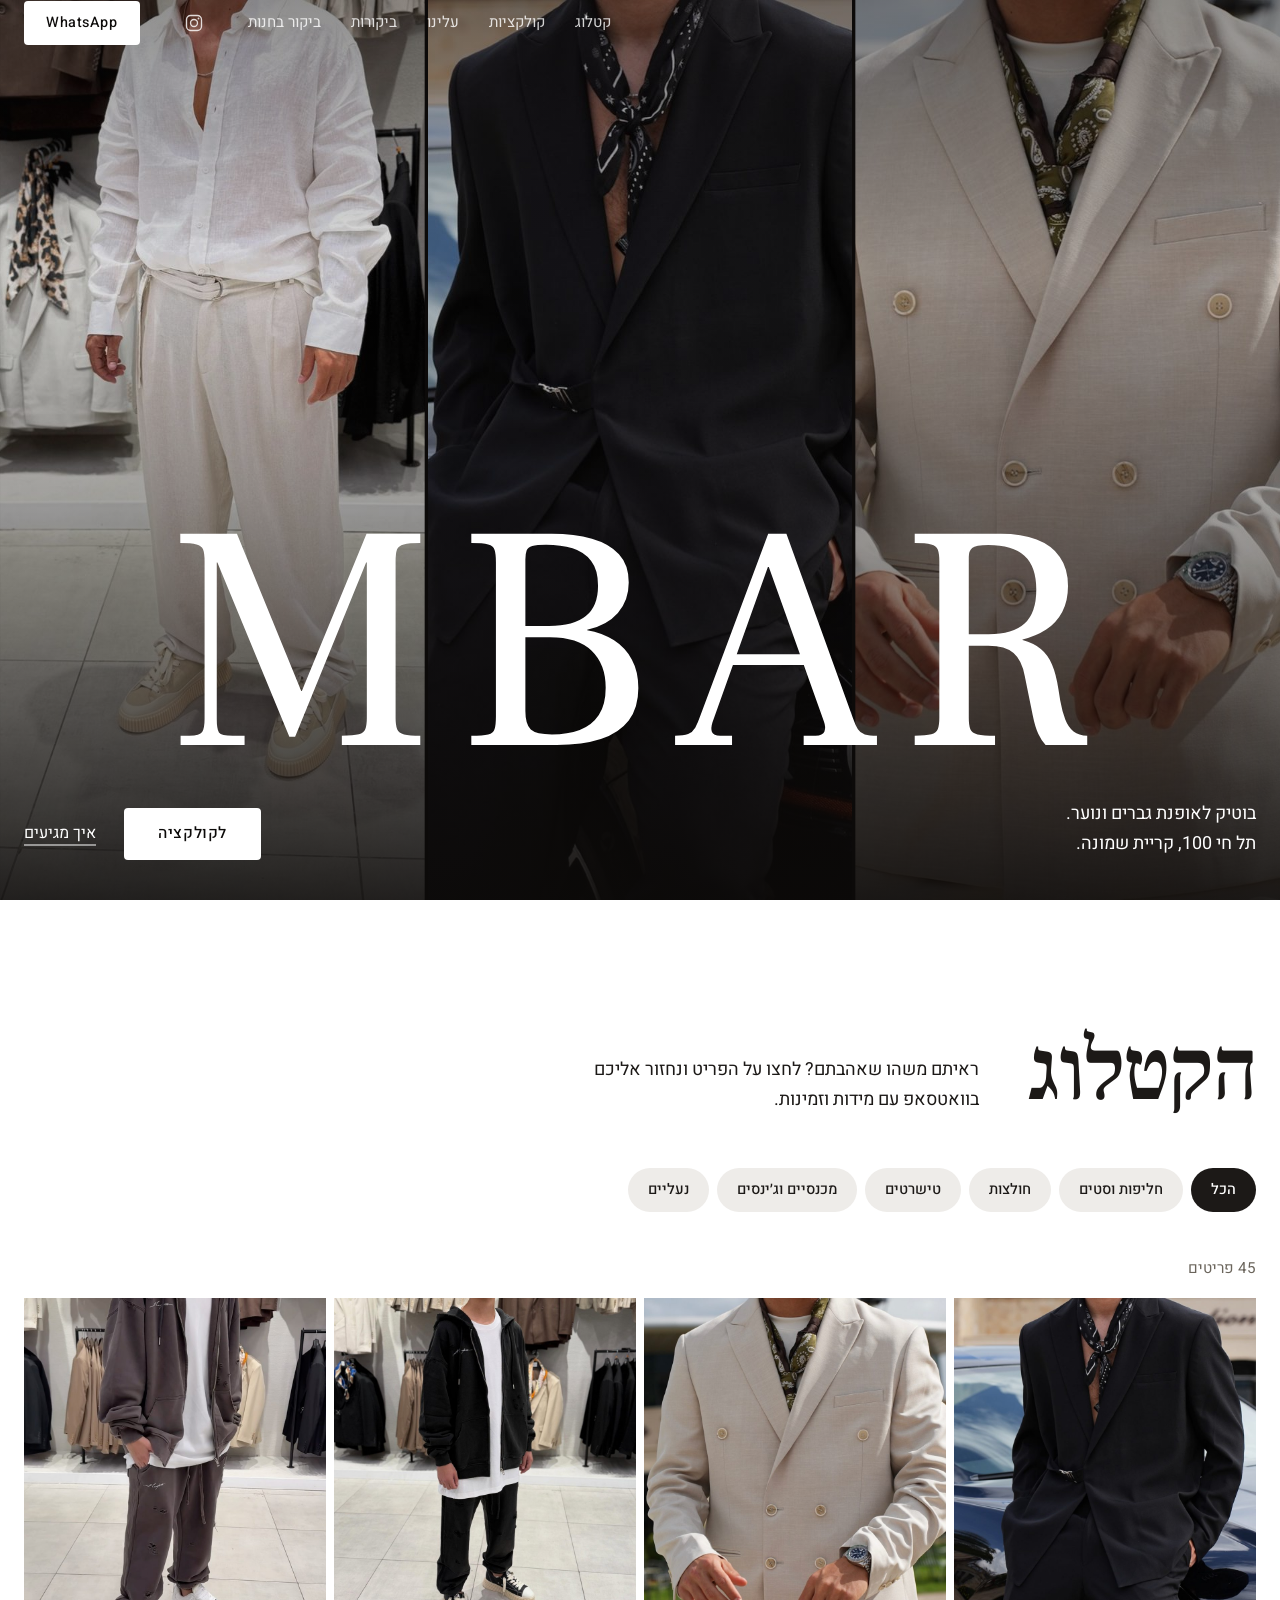
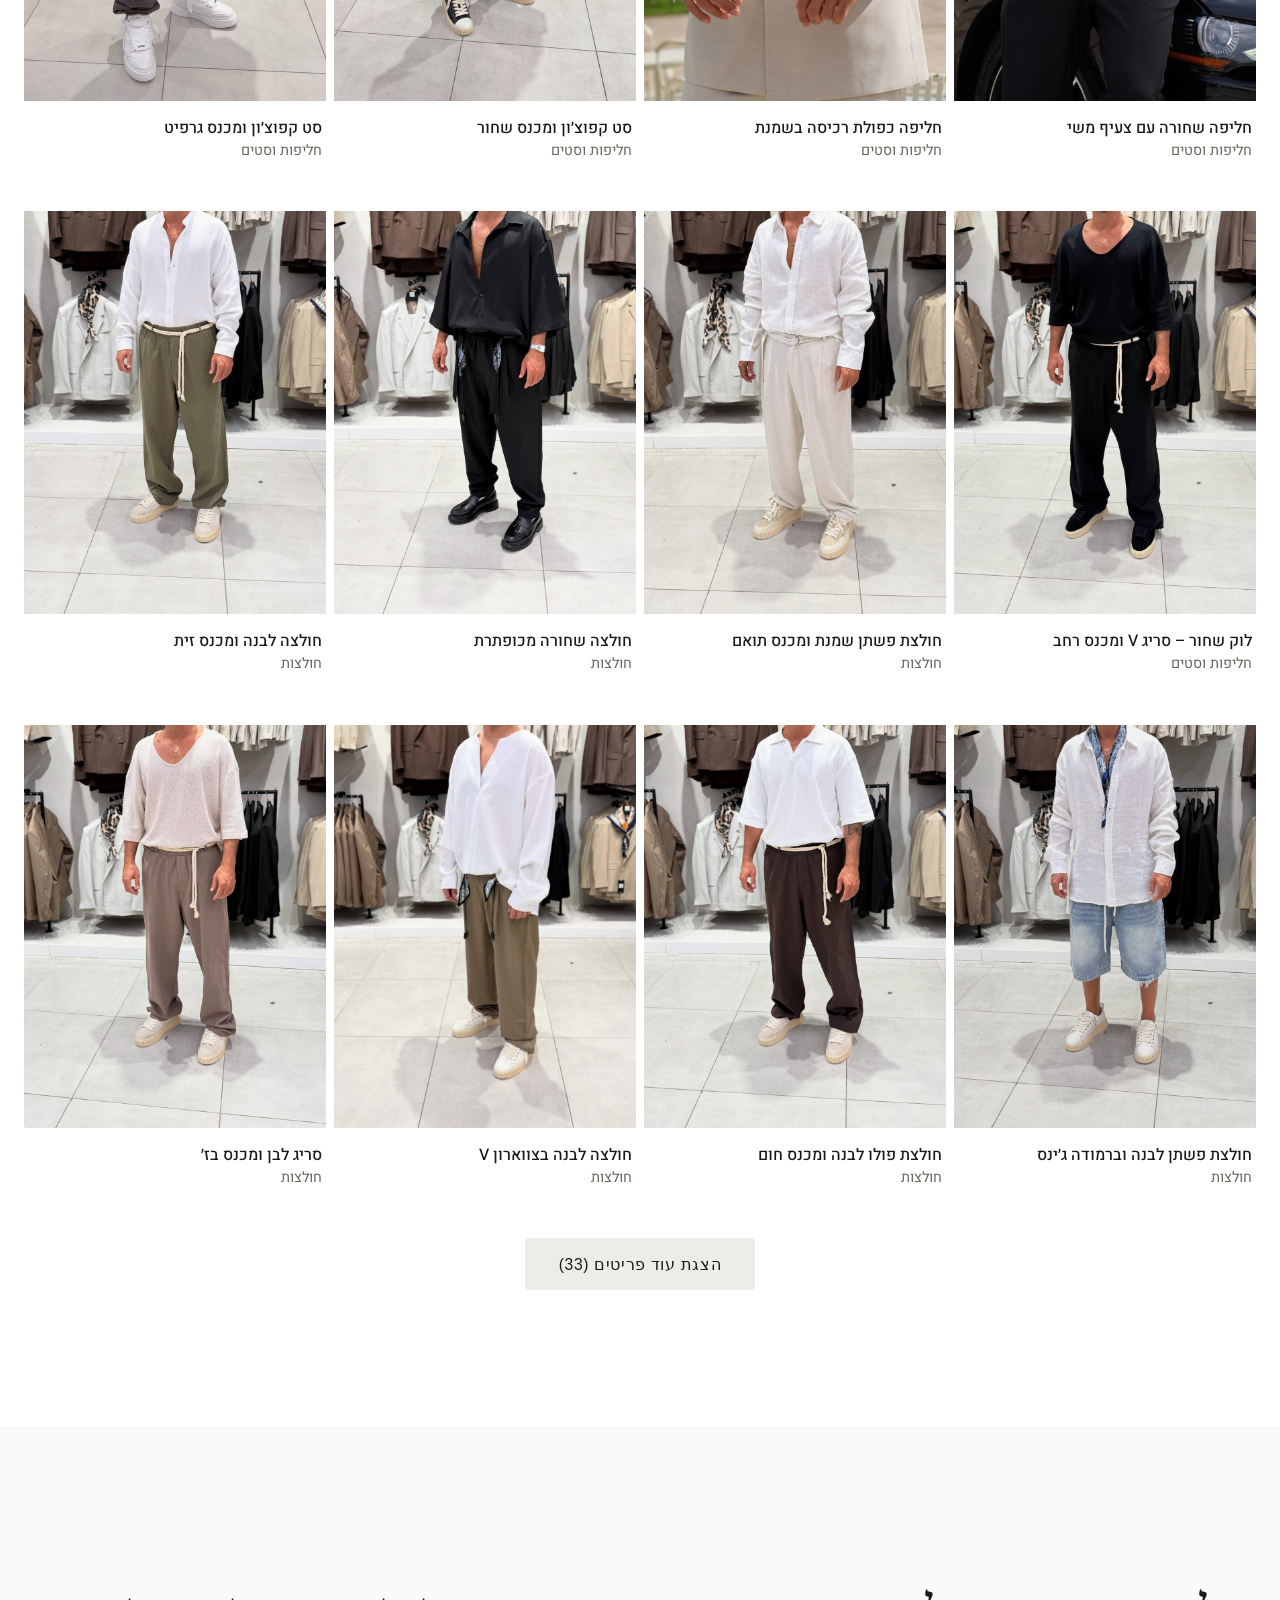
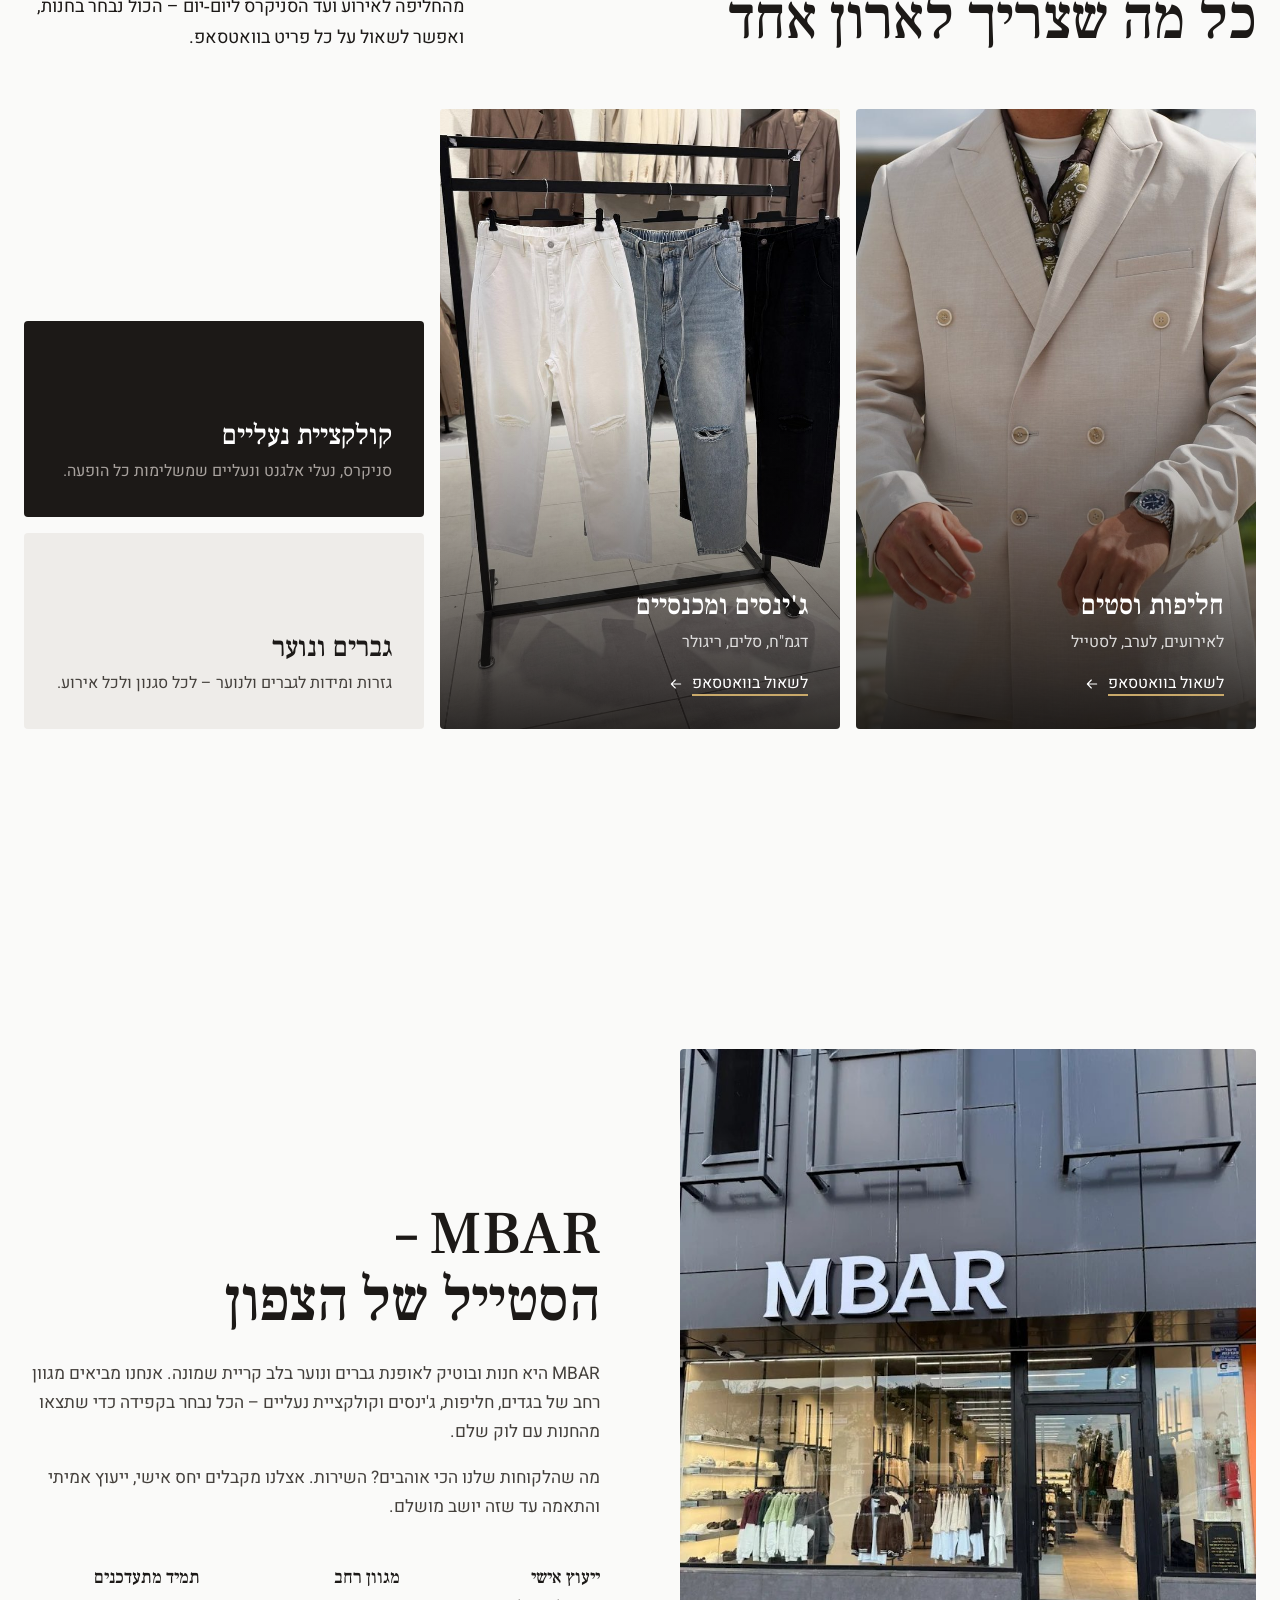
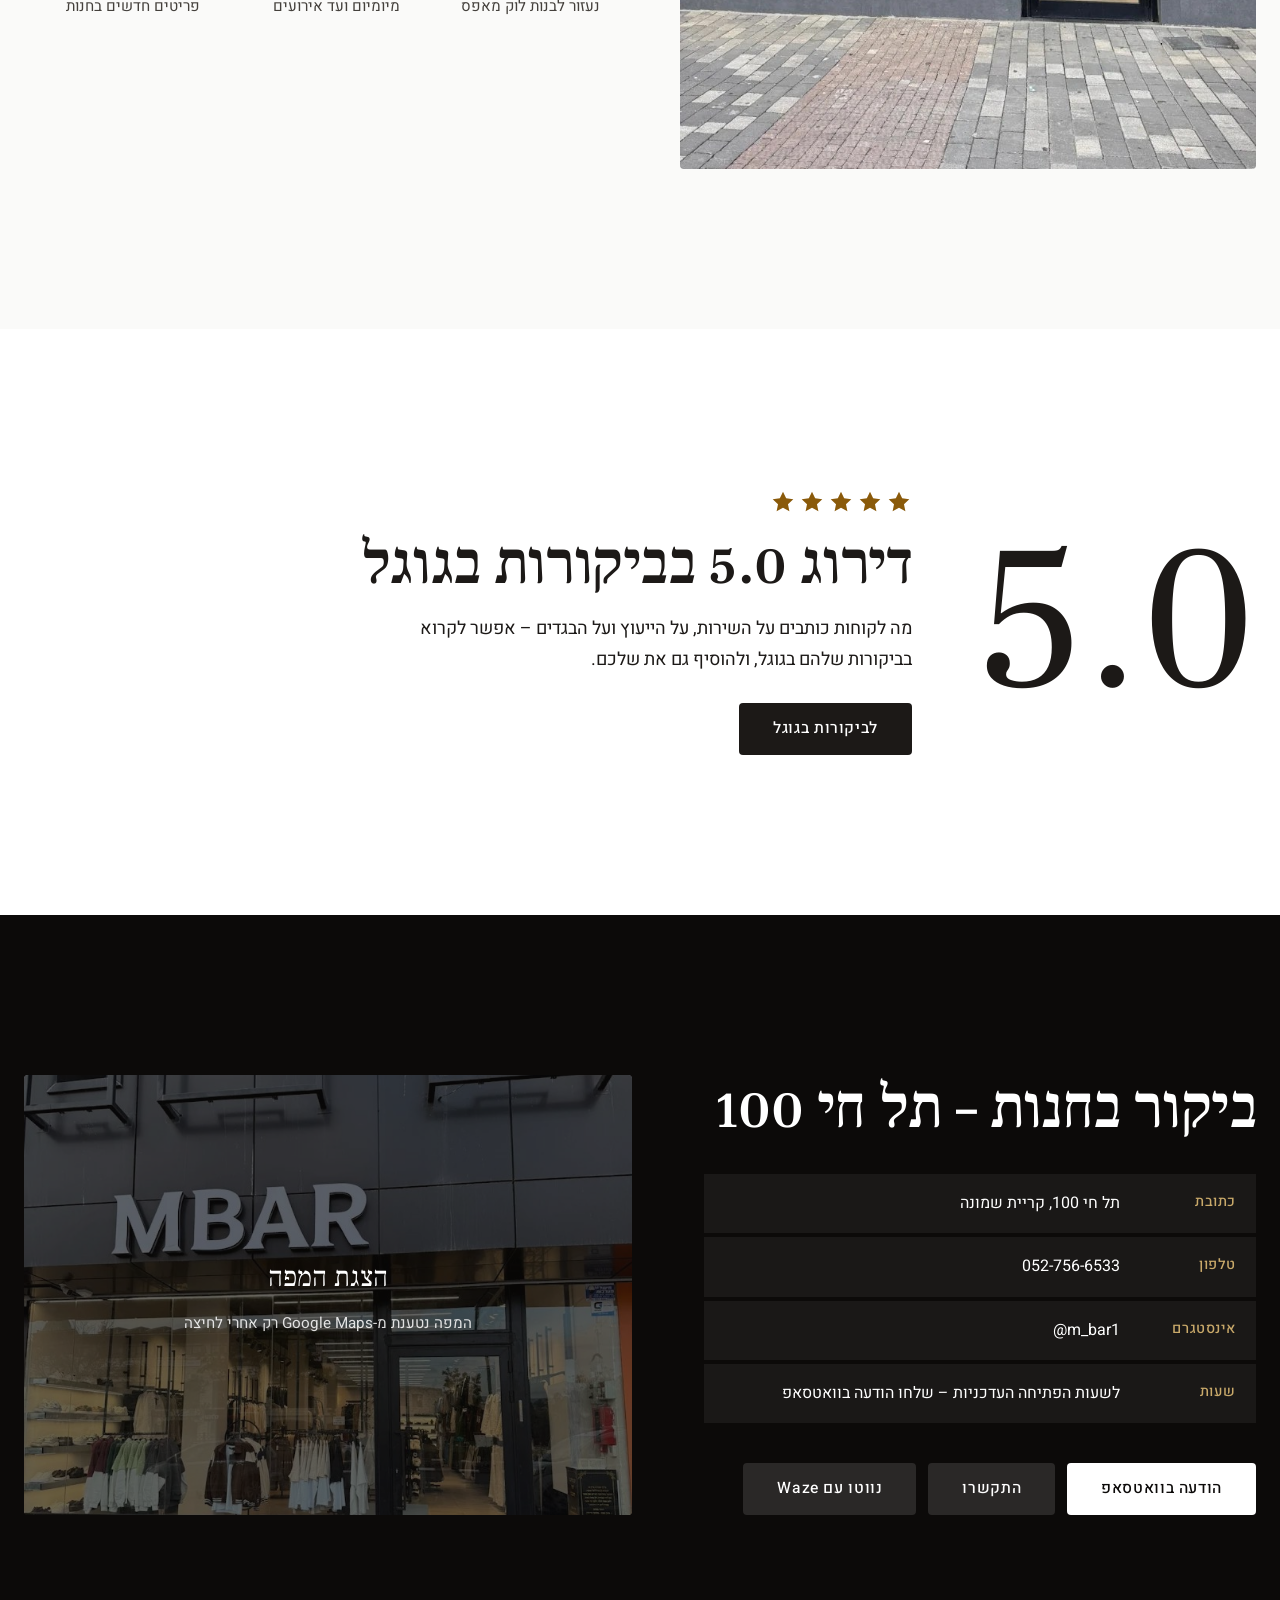
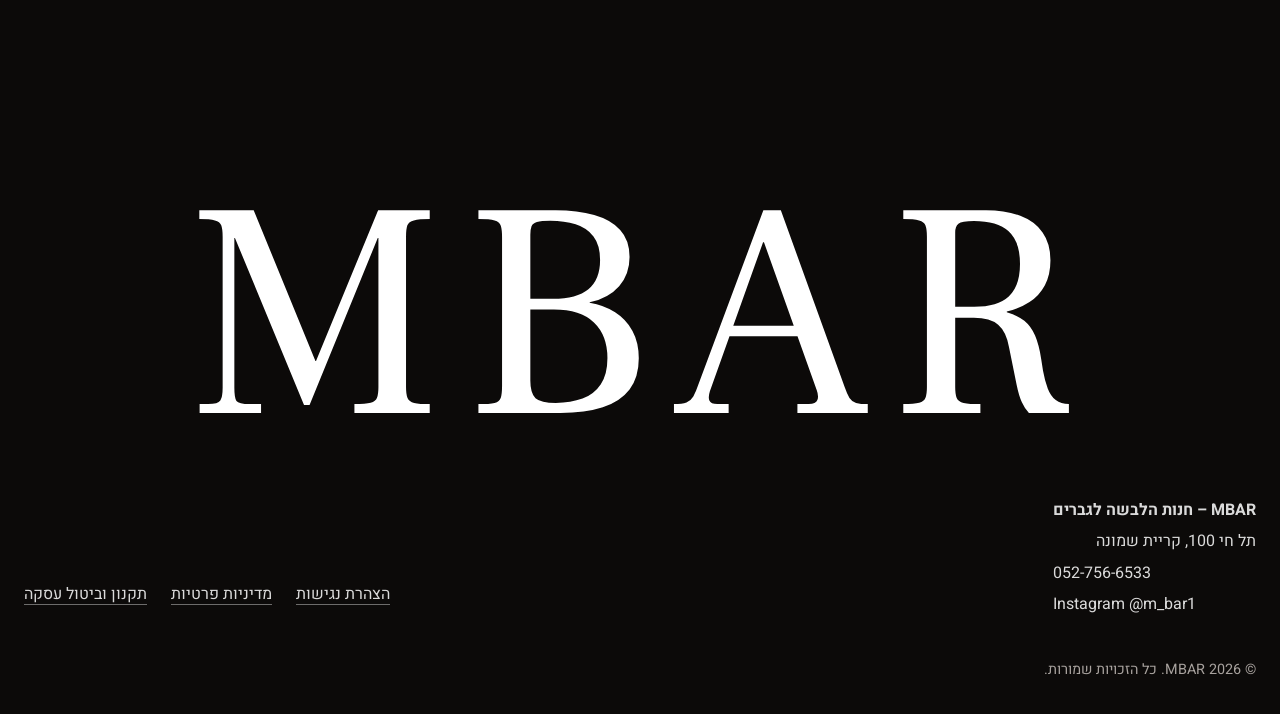
<file: index.html>
<!doctype html>
<html lang="he" dir="rtl" class="no-js">
<head>
  <meta charset="utf-8">
  <meta name="viewport" content="width=device-width, initial-scale=1, viewport-fit=cover">
  <title>MBAR | חנות הלבשה לגברים בקריית שמונה</title>
  <meta name="description" content="MBAR – חנות ובוטיק לאופנת גברים ונוער בקריית שמונה. בגדים, חליפות, ג'ינסים וקולקציית נעליים. תל חי 100, קריית שמונה.">
  <meta property="og:title" content="MBAR | חנות הלבשה לגברים שמבינים עניין">
  <meta property="og:description" content="בוטיק אופנת גברים ונוער בקריית שמונה – תל חי 100.">
  <meta property="og:image" content="images/store.jpg">
  <link rel="preconnect" href="https://fonts.googleapis.com">
  <link rel="preconnect" href="https://fonts.gstatic.com" crossorigin>
  <link href="https://fonts.googleapis.com/css2?family=Frank+Ruhl+Libre:wght@300;400;500;700&family=Heebo:wght@300;400;500;700&display=swap" rel="stylesheet">
  <meta name="theme-color" content="#0c0a09">
  <link rel="stylesheet" href="styles.css?v=15">
  <script>document.documentElement.classList.remove('no-js')</script>
</head>
<body>
<a class="skip-link" href="#main">דלגו לתוכן</a>

<header class="header" id="top">
  <div class="container header__inner">
    <a href="#top" class="logo" aria-label="MBAR – לראש הדף">MBAR</a>
    <nav class="nav" id="nav" aria-label="ניווט ראשי">
      <a href="#catalog">קטלוג</a>
      <a href="#collections">קולקציות</a>
      <a href="#about">עלינו</a>
      <a href="#reviews">ביקורות</a>
      <a href="#visit">ביקור בחנות</a>
    </nav>
    <a class="header__ig" href="https://www.instagram.com/m_bar1/" target="_blank" rel="noopener" aria-label="אינסטגרם @m_bar1"><svg class="icon" viewBox="0 0 24 24" aria-hidden="true"><rect x="3" y="3" width="18" height="18" rx="5" fill="none" stroke="currentColor" stroke-width="1.6"/><circle cx="12" cy="12" r="4.2" fill="none" stroke="currentColor" stroke-width="1.6"/><circle cx="17.4" cy="6.6" r="1.1" fill="currentColor"/></svg></a>
    <a class="btn btn--small btn--light header__cta" href="https://wa.me/972527566533" target="_blank" rel="noopener">WhatsApp</a>
    <button class="menu-toggle" id="menuToggle" aria-label="תפריט" aria-expanded="false" aria-controls="nav">
      <span></span><span></span><span></span>
    </button>
  </div>
</header>

<main id="main">
  <section class="hero">
    <div class="hero__media" aria-hidden="true">
      <div class="hero__panel"><img src="images/catalog/04.jpg" alt="" width="900" height="1200" fetchpriority="high"></div>
      <div class="hero__panel"><img src="images/catalog/01.jpg" alt="" width="900" height="1200"></div>
      <div class="hero__panel"><img src="images/catalog/49.jpg" alt="" width="900" height="1200"></div>
    </div>
    <div class="hero__overlay"></div>
    <div class="container hero__content">
      <h1 class="hero__brand"><span aria-hidden="true"><span class="ch" style="--i:0">M</span><span class="ch" style="--i:1">B</span><span class="ch" style="--i:2">A</span><span class="ch" style="--i:3">R</span></span><span class="sr-only">MBAR – חנות הלבשה לגברים בקריית שמונה</span></h1>
      <div class="hero__bottom">
        <p class="hero__text">בוטיק לאופנת גברים ונוער.<br>תל חי 100, קריית שמונה.</p>
        <div class="hero__actions">
          <a class="btn btn--light" href="#catalog">לקולקציה</a>
          <a class="hero__link" href="#visit">איך מגיעים</a>
        </div>
      </div>
    </div>
  </section>

  <section class="shop" id="catalog">
    <div class="container">
      <div class="shop__head">
        <h2 class="shop__title">הקטלוג</h2>
        <p class="shop__note">ראיתם משהו שאהבתם? לחצו על הפריט ונחזור אליכם בוואטסאפ עם מידות וזמינות.</p>
      </div>
    </div>
    <div class="shop__bar">
      <div class="container">
        <div class="filters" id="filters" role="group" aria-label="סינון לפי קטגוריה"></div>
      </div>
    </div>
    <div class="container">
      <p class="shop__count" id="catalogCount" aria-live="polite"></p>
      <div class="catalog" id="catalogGrid"></div>
      <div class="center"><button class="btn btn--outline" id="catalogMore" type="button" hidden></button></div>
    </div>
  </section>

  <section class="section" id="collections">
    <div class="container">
      <div class="section__head">
        <h2 class="section__title">כל מה שצריך לארון אחד</h2>
        <p class="section__lead">מהחליפה לאירוע ועד הסניקרס ליום‑יום – הכול נבחר בחנות, ואפשר לשאול על כל פריט בוואטסאפ.</p>
      </div>
      <div class="grid-collections">
        <a class="card card--tall reveal" href="https://wa.me/972527566533?text=%D7%94%D7%99%D7%99%2C%20%D7%90%D7%A9%D7%9E%D7%97%20%D7%9C%D7%A9%D7%9E%D7%95%D7%A2%20%D7%A2%D7%9C%20%D7%94%D7%97%D7%9C%D7%99%D7%A4%D7%95%D7%AA%20%D7%95%D7%94%D7%A1%D7%98%D7%99%D7%9D" target="_blank" rel="noopener">
          <img width="900" height="1200" src="images/catalog/04.jpg" alt="חליפה כפולת רכיסה בשמנת עם צעיף משי" loading="lazy">
          <div class="card__label"><h3>חליפות וסטים</h3><p>לאירועים, לערב, לסטייל</p><span class="card__more">לשאול בוואטסאפ <svg class="icon" viewBox="0 0 24 24" aria-hidden="true"><path d="M19 12H5m6-6l-6 6 6 6" fill="none" stroke="currentColor" stroke-width="1.6" stroke-linecap="round" stroke-linejoin="round"/></svg></span></div>
        </a>
        <a class="card card--tall reveal" href="https://wa.me/972527566533?text=%D7%94%D7%99%D7%99%2C%20%D7%90%D7%A9%D7%9E%D7%97%20%D7%9C%D7%A9%D7%9E%D7%95%D7%A2%20%D7%A2%D7%9C%20%D7%94%D7%92%27%D7%99%D7%A0%D7%A1%D7%99%D7%9D%20%D7%95%D7%94%D7%9E%D7%9B%D7%A0%D7%A1%D7%99%D7%99%D7%9D" target="_blank" rel="noopener">
          <img width="900" height="1200" src="images/catalog/21.jpg" alt="ג׳ינסים בלבן, תכלת עם קרעים ושחור על מתלה" loading="lazy">
          <div class="card__label"><h3>ג'ינסים ומכנסיים</h3><p>דגמ"ח, סלים, ריגולר</p><span class="card__more">לשאול בוואטסאפ <svg class="icon" viewBox="0 0 24 24" aria-hidden="true"><path d="M19 12H5m6-6l-6 6 6 6" fill="none" stroke="currentColor" stroke-width="1.6" stroke-linecap="round" stroke-linejoin="round"/></svg></span></div>
        </a>
        <div class="card card--text reveal">
          
          <h3>חולצות וטישרטים</h3>
          <p>בייסיק איכותי ופריטים מיוחדים שעושים את הלוק.</p>
        </div>
        <div class="card card--text card--dark reveal">
          
          <h3>קולקציית נעליים</h3>
          <p>סניקרס, נעלי אלגנט ונעליים שמשלימות כל הופעה.</p>
        </div>
        <div class="card card--text reveal">
          
          <h3>גברים ונוער</h3>
          <p>גזרות ומידות לגברים ולנוער – לכל סגנון ולכל אירוע.</p>
        </div>
      </div>
    </div>
  </section>

  <section class="section" id="about">
    <div class="container about">
      <div class="about__media reveal">
        <img width="765" height="1020" src="images/store.jpg" alt="חנות MBAR מבחוץ" loading="lazy">
      </div>
      <div class="about__text reveal">
        <h2 class="section__title">MBAR – הסטייל של הצפון</h2>
        <p>MBAR היא חנות ובוטיק לאופנת גברים ונוער בלב קריית שמונה. אנחנו מביאים מגוון רחב של בגדים, חליפות, ג'ינסים וקולקציית נעליים – הכל נבחר בקפידה כדי שתצאו מהחנות עם לוק שלם.</p>
        <p>מה שהלקוחות שלנו הכי אוהבים? השירות. אצלנו מקבלים יחס אישי, ייעוץ אמיתי והתאמה עד שזה יושב מושלם.</p>
        <ul class="features">
          <li><strong>ייעוץ אישי</strong><span>נעזור לבנות לוק מאפס</span></li>
          <li><strong>מגוון רחב</strong><span>מיומיום ועד אירועים</span></li>
          <li><strong>תמיד מתעדכנים</strong><span>פריטים חדשים בחנות</span></li>
        </ul>
      </div>
    </div>
  </section>

  <section class="section section--light" id="reviews">
    <div class="container rating reveal">
      <p class="rating__score" aria-hidden="true">5.0</p>
      <div class="rating__body">
        <span class="stars" role="img" aria-label="5 מתוך 5 כוכבים"><svg viewBox="0 0 24 24" aria-hidden="true"><path fill="currentColor" d="M12 2.5l2.9 6.1 6.6.8-4.9 4.6 1.3 6.6L12 17.3l-5.9 3.3 1.3-6.6-4.9-4.6 6.6-.8z"/></svg><svg viewBox="0 0 24 24" aria-hidden="true"><path fill="currentColor" d="M12 2.5l2.9 6.1 6.6.8-4.9 4.6 1.3 6.6L12 17.3l-5.9 3.3 1.3-6.6-4.9-4.6 6.6-.8z"/></svg><svg viewBox="0 0 24 24" aria-hidden="true"><path fill="currentColor" d="M12 2.5l2.9 6.1 6.6.8-4.9 4.6 1.3 6.6L12 17.3l-5.9 3.3 1.3-6.6-4.9-4.6 6.6-.8z"/></svg><svg viewBox="0 0 24 24" aria-hidden="true"><path fill="currentColor" d="M12 2.5l2.9 6.1 6.6.8-4.9 4.6 1.3 6.6L12 17.3l-5.9 3.3 1.3-6.6-4.9-4.6 6.6-.8z"/></svg><svg viewBox="0 0 24 24" aria-hidden="true"><path fill="currentColor" d="M12 2.5l2.9 6.1 6.6.8-4.9 4.6 1.3 6.6L12 17.3l-5.9 3.3 1.3-6.6-4.9-4.6 6.6-.8z"/></svg></span>
        <h2 class="section__title">דירוג 5.0 בביקורות בגוגל</h2>
        <!-- לפני עלייה לאוויר: לוודא שהדירוג עדכני. ציטוטים של לקוחות – רק ציטוטים אמיתיים, ובהסכמה -->
        <p>מה לקוחות כותבים על השירות, על הייעוץ ועל הבגדים – אפשר לקרוא בביקורות שלהם בגוגל, ולהוסיף גם את שלכם.</p>
        <a class="btn btn--dark" href="https://www.google.com/maps/search/?api=1&query=MBAR+%D7%AA%D7%9C+%D7%97%D7%99+100+%D7%A7%D7%A8%D7%99%D7%99%D7%AA+%D7%A9%D7%9E%D7%95%D7%A0%D7%94" target="_blank" rel="noopener">לביקורות בגוגל</a>
      </div>
    </div>
  </section>

  <section class="section section--dark" id="visit">
    <div class="container visit">
      <div class="visit__info reveal">
        <h2 class="section__title">ביקור בחנות – תל חי 100</h2>
        <ul class="info-list">
          <li><span class="info-list__label">כתובת</span><span>תל חי 100, קריית שמונה</span></li>
          <li><span class="info-list__label">טלפון</span><a href="tel:+972527566533" dir="ltr">052-756-6533</a></li>
          <li><span class="info-list__label">אינסטגרם</span><a href="https://www.instagram.com/m_bar1/" target="_blank" rel="noopener" dir="ltr">@m_bar1</a></li>
          <li><span class="info-list__label">שעות</span><span>לשעות הפתיחה העדכניות – שלחו הודעה בוואטסאפ</span></li>
        </ul>
        <div class="visit__actions">
          <a class="btn btn--light" href="https://wa.me/972527566533" target="_blank" rel="noopener">הודעה בוואטסאפ</a>
          <a class="btn btn--ghost" href="tel:+972527566533">התקשרו</a>
          <a class="btn btn--ghost" href="https://waze.com/ul?q=%D7%AA%D7%9C%20%D7%97%D7%99%20100%20%D7%A7%D7%A8%D7%99%D7%99%D7%AA%20%D7%A9%D7%9E%D7%95%D7%A0%D7%94&navigate=yes" target="_blank" rel="noopener">נווטו עם Waze</a>
        </div>
      </div>
      <div class="visit__map reveal">
        <button class="map-load" type="button" data-src="https://www.google.com/maps?q=%D7%AA%D7%9C+%D7%97%D7%99+100+%D7%A7%D7%A8%D7%99%D7%99%D7%AA+%D7%A9%D7%9E%D7%95%D7%A0%D7%94&output=embed">
          <span class="map-load__title">הצגת המפה</span>
          <span class="map-load__note">המפה נטענת מ-Google Maps רק אחרי לחיצה</span>
        </button>
      </div>
    </div>
  </section>
</main>

<footer class="footer">
  <div class="container">
    <p class="footer__brand" aria-hidden="true">MBAR</p>
    <div class="footer__row">
      <address class="footer__details">
        <strong>MBAR – חנות הלבשה לגברים</strong>
        <span>תל חי 100, קריית שמונה</span>
        <a href="tel:+972527566533" dir="ltr">052-756-6533</a>
        <a href="https://www.instagram.com/m_bar1/" target="_blank" rel="noopener" dir="ltr">Instagram @m_bar1</a>
      </address>
      <ul class="footer__legal">
        <li><a href="accessibility.html">הצהרת נגישות</a></li>
        <li><a href="privacy.html">מדיניות פרטיות</a></li>
        <li><a href="terms.html">תקנון וביטול עסקה</a></li>
      </ul>
    </div>
    <p class="footer__copy">© <span id="year"></span> MBAR. כל הזכויות שמורות.</p>
  </div>
</footer>

<nav class="dock dock--hidden" aria-label="פעולות מהירות">
  <a class="dock__item dock__item--wa" href="https://wa.me/972527566533" target="_blank" rel="noopener"><svg viewBox="0 0 32 32" aria-hidden="true"><path fill="currentColor" d="M16 3C8.8 3 3 8.7 3 15.8c0 2.5.7 4.9 2 7L3 29l6.4-2c2 1.1 4.3 1.7 6.6 1.7 7.2 0 13-5.7 13-12.8S23.2 3 16 3zm6 15.5c-.3-.2-2-1-2.3-1.1-.3-.1-.5-.2-.8.2-.2.3-.9 1.1-1.1 1.3-.2.2-.4.2-.7.1-.3-.2-1.4-.5-2.7-1.6-1-.9-1.7-2-1.9-2.3-.2-.3 0-.5.1-.7l.5-.6c.2-.2.2-.4.3-.6.1-.2 0-.4 0-.6l-1-2.5c-.3-.7-.6-.6-.8-.6h-.7c-.2 0-.6.1-.9.4-.3.3-1.2 1.1-1.2 2.8s1.2 3.2 1.4 3.4c.2.2 2.4 3.6 5.8 5 .8.4 1.5.6 2 .7.8.3 1.6.2 2.2.1.7-.1 2-.8 2.3-1.6.3-.8.3-1.4.2-1.6-.1-.1-.3-.2-.7-.4z"/></svg><span>וואטסאפ</span></a>
  <a class="dock__item" href="tel:+972527566533"><svg viewBox="0 0 24 24" aria-hidden="true"><path d="M5 4h4l2 5-2.5 1.5a11 11 0 005 5L15 13l5 2v4a2 2 0 01-2 2A16 16 0 013 6a2 2 0 012-2z" fill="none" stroke="currentColor" stroke-width="1.7" stroke-linejoin="round"/></svg><span>התקשרו</span></a>
  <a class="dock__item" href="https://waze.com/ul?q=%D7%AA%D7%9C%20%D7%97%D7%99%20100%20%D7%A7%D7%A8%D7%99%D7%99%D7%AA%20%D7%A9%D7%9E%D7%95%D7%A0%D7%94&navigate=yes" target="_blank" rel="noopener"><svg viewBox="0 0 24 24" aria-hidden="true"><path d="M12 21s-6.5-6-6.5-11a6.5 6.5 0 0113 0c0 5-6.5 11-6.5 11z" fill="none" stroke="currentColor" stroke-width="1.7" stroke-linejoin="round"/><circle cx="12" cy="10" r="2.3" fill="none" stroke="currentColor" stroke-width="1.7"/></svg><span>ניווט</span></a>
</nav>
<a class="wa-float" href="https://wa.me/972527566533" target="_blank" rel="noopener" aria-label="שלחו הודעה בוואטסאפ">
  <svg viewBox="0 0 32 32" width="30" height="30" aria-hidden="true"><path fill="currentColor" d="M16 3C8.8 3 3 8.7 3 15.8c0 2.5.7 4.9 2 7L3 29l6.4-2c2 1.1 4.3 1.7 6.6 1.7 7.2 0 13-5.7 13-12.8S23.2 3 16 3zm0 23.4c-2.1 0-4.1-.6-5.9-1.6l-.4-.3-3.8 1.2 1.2-3.7-.3-.4c-1.2-1.8-1.8-3.8-1.8-5.9C5 9.9 9.9 5.2 16 5.2s11 4.7 11 10.6-4.9 10.6-11 10.6zm6-7.9c-.3-.2-2-1-2.3-1.1-.3-.1-.5-.2-.8.2-.2.3-.9 1.1-1.1 1.3-.2.2-.4.2-.7.1-.3-.2-1.4-.5-2.7-1.6-1-.9-1.7-2-1.9-2.3-.2-.3 0-.5.1-.7l.5-.6c.2-.2.2-.4.3-.6.1-.2 0-.4 0-.6l-1-2.5c-.3-.7-.6-.6-.8-.6h-.7c-.2 0-.6.1-.9.4-.3.3-1.2 1.1-1.2 2.8s1.2 3.2 1.4 3.4c.2.2 2.4 3.6 5.8 5 .8.4 1.5.6 2 .7.8.3 1.6.2 2.2.1.7-.1 2-.8 2.3-1.6.3-.8.3-1.4.2-1.6-.1-.1-.3-.2-.7-.4z"/></svg>
</a>

<div class="lightbox" id="lightbox" role="dialog" aria-modal="true" aria-labelledby="lightboxTitle" hidden>
  <figure class="lightbox__inner">
    <button class="lightbox__close" id="lightboxClose" type="button" aria-label="סגירה"><svg viewBox="0 0 24 24" aria-hidden="true"><path d="M6 6l12 12M18 6L6 18" stroke="currentColor" stroke-width="1.8" stroke-linecap="round"/></svg></button>
    <img id="lightboxImg" alt="">
    <figcaption>
      <h3 id="lightboxTitle"></h3>
      <p id="lightboxPrice"></p>
      <fieldset class="opt" id="colorField">
        <legend>צבע: <span id="lightboxColorName"></span></legend>
        <div class="swatches" id="lightboxColors"></div>
      </fieldset>
      <fieldset class="opt">
        <legend>מידה: <span id="lightboxSizeName">לא נבחרה</span></legend>
        <div class="sizes" id="lightboxSizes"></div>
      </fieldset>
      <details class="sizechart">
        <summary>טבלת מידות</summary>
        <div id="sizeChart"></div>
      </details>
      <p class="hint" id="lightboxHint" role="status"></p>
      <a class="btn btn--dark" id="lightboxOrder" target="_blank" rel="noopener" aria-disabled="true">לבירור מלאי בוואטסאפ</a>
    </figcaption>
  </figure>
</div>

<script src="products.js?v=15" defer></script>
<script src="script.js?v=15" defer></script>
</body>
</html>
</file>
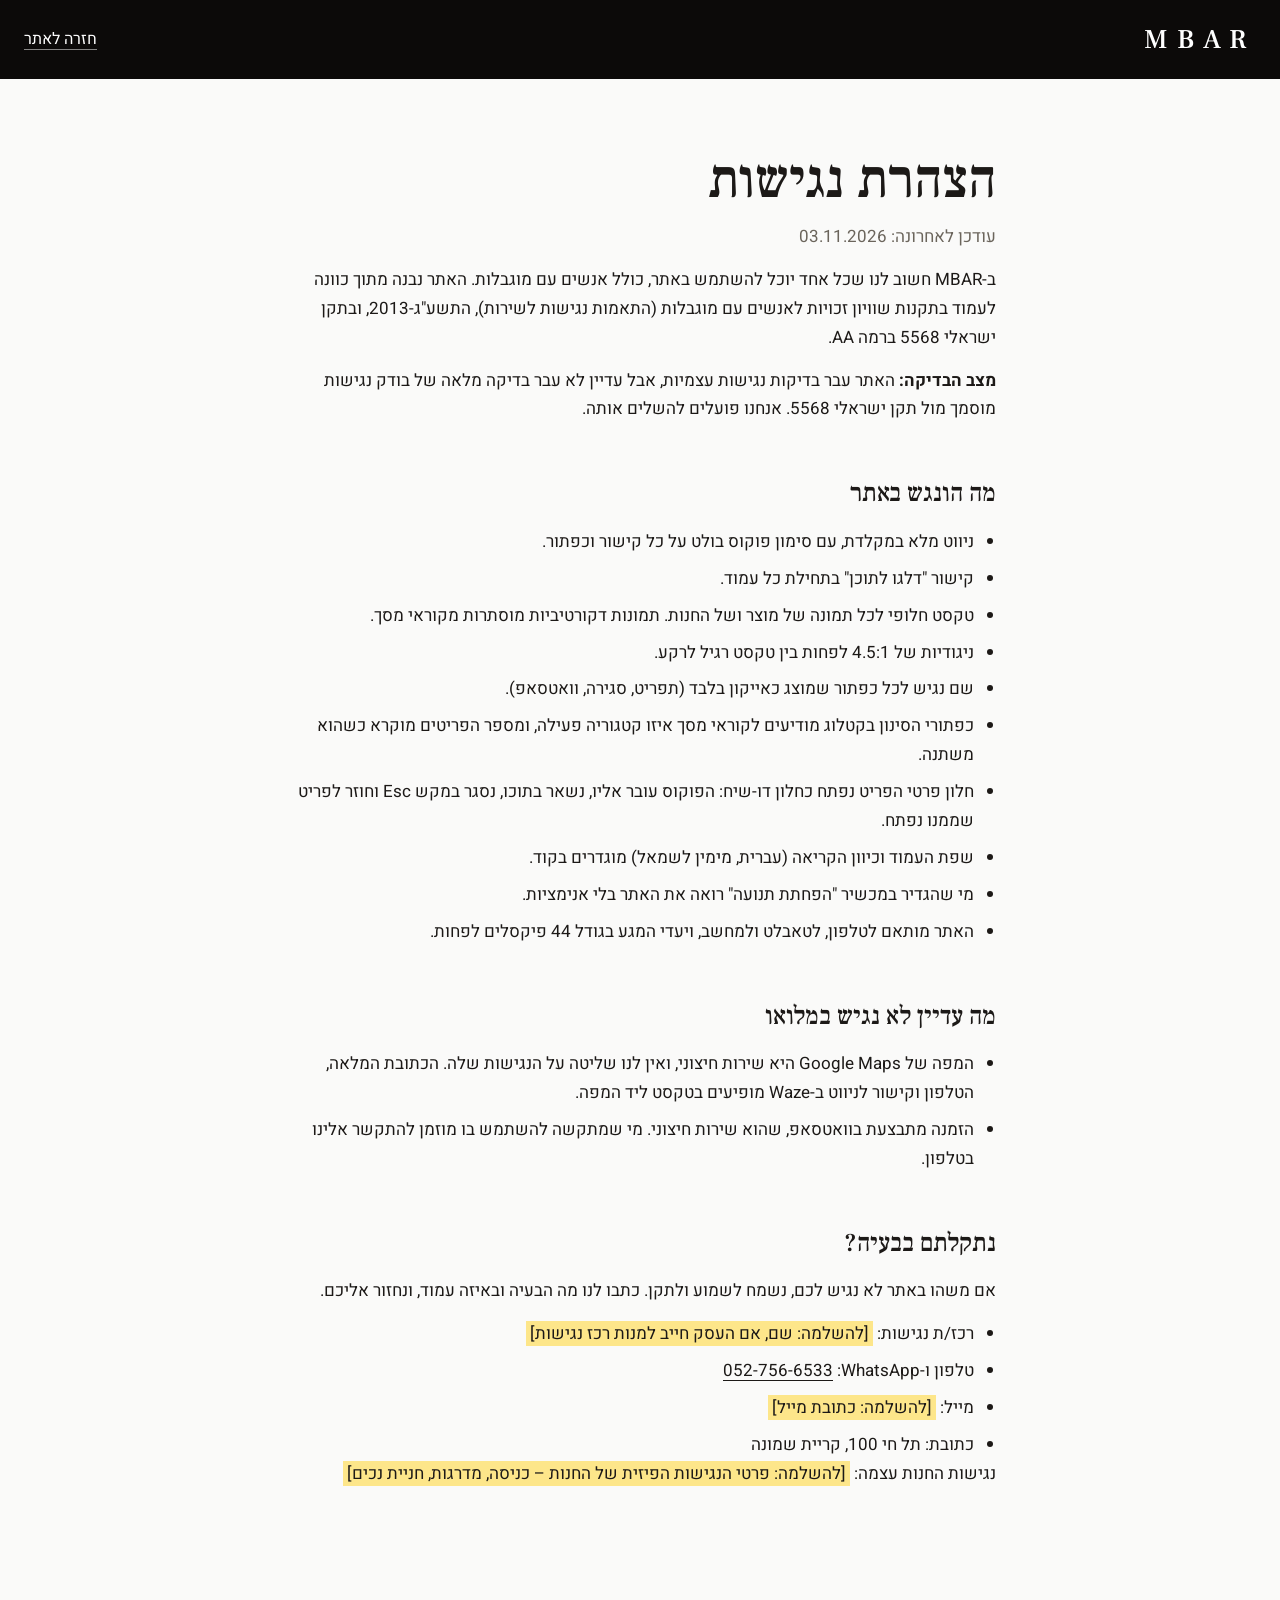
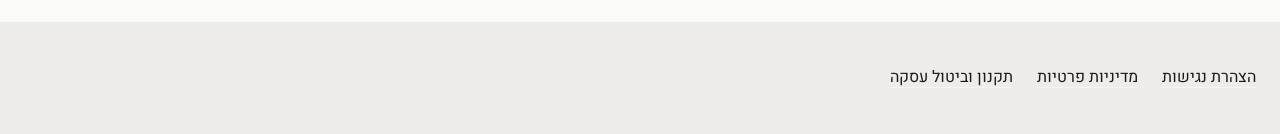
<file: accessibility.html>
<!doctype html>
<html lang="he" dir="rtl">
<head>
  <meta charset="utf-8">
  <meta name="viewport" content="width=device-width, initial-scale=1">
  <title>הצהרת נגישות | MBAR</title>
  <meta name="robots" content="noindex">
  <meta name="theme-color" content="#0c0a09">
  <link rel="preconnect" href="https://fonts.googleapis.com">
  <link rel="preconnect" href="https://fonts.gstatic.com" crossorigin>
  <link href="https://fonts.googleapis.com/css2?family=Frank+Ruhl+Libre:wght@300;400;500;700&family=Heebo:wght@300;400;500;700&display=swap" rel="stylesheet">
  <link rel="stylesheet" href="styles.css?v=7">
</head>
<body class="legal-page">
<a class="skip-link" href="#main">דלגו לתוכן</a>
<header class="legal-bar">
  <div class="container legal-bar__inner">
    <a href="index.html" class="logo" aria-label="MBAR – לדף הבית">MBAR</a>
    <a href="index.html" class="legal-bar__back">חזרה לאתר</a>
  </div>
</header>
<main id="main" class="legal container">
  <h1>הצהרת נגישות</h1>
  <p class="legal__updated">עודכן לאחרונה: 03.11.2026</p>

  <p>ב-MBAR חשוב לנו שכל אחד יוכל להשתמש באתר, כולל אנשים עם מוגבלות. האתר נבנה מתוך כוונה לעמוד בתקנות שוויון זכויות לאנשים עם מוגבלות (התאמות נגישות לשירות), התשע"ג-2013, ובתקן ישראלי 5568 ברמה AA.</p>
  <p><strong>מצב הבדיקה:</strong> האתר עבר בדיקות נגישות עצמיות, אבל עדיין לא עבר בדיקה מלאה של בודק נגישות מוסמך מול תקן ישראלי 5568. אנחנו פועלים להשלים אותה.</p>

  <h2>מה הונגש באתר</h2>
  <ul>
    <li>ניווט מלא במקלדת, עם סימון פוקוס בולט על כל קישור וכפתור.</li>
    <li>קישור "דלגו לתוכן" בתחילת כל עמוד.</li>
    <li>טקסט חלופי לכל תמונה של מוצר ושל החנות. תמונות דקורטיביות מוסתרות מקוראי מסך.</li>
    <li>ניגודיות של 4.5:1 לפחות בין טקסט רגיל לרקע.</li>
    <li>שם נגיש לכל כפתור שמוצג כאייקון בלבד (תפריט, סגירה, וואטסאפ).</li>
    <li>כפתורי הסינון בקטלוג מודיעים לקוראי מסך איזו קטגוריה פעילה, ומספר הפריטים מוקרא כשהוא משתנה.</li>
    <li>חלון פרטי הפריט נפתח כחלון דו-שיח: הפוקוס עובר אליו, נשאר בתוכו, נסגר במקש Esc וחוזר לפריט שממנו נפתח.</li>
    <li>שפת העמוד וכיוון הקריאה (עברית, מימין לשמאל) מוגדרים בקוד.</li>
    <li>מי שהגדיר במכשיר "הפחתת תנועה" רואה את האתר בלי אנימציות.</li>
    <li>האתר מותאם לטלפון, לטאבלט ולמחשב, ויעדי המגע בגודל 44 פיקסלים לפחות.</li>
  </ul>

  <h2>מה עדיין לא נגיש במלואו</h2>
  <ul>
    <li>המפה של Google Maps היא שירות חיצוני, ואין לנו שליטה על הנגישות שלה. הכתובת המלאה, הטלפון וקישור לניווט ב-Waze מופיעים בטקסט ליד המפה.</li>
    <li>הזמנה מתבצעת בוואטסאפ, שהוא שירות חיצוני. מי שמתקשה להשתמש בו מוזמן להתקשר אלינו בטלפון.</li>
  </ul>

  <h2>נתקלתם בבעיה?</h2>
  <p>אם משהו באתר לא נגיש לכם, נשמח לשמוע ולתקן. כתבו לנו מה הבעיה ובאיזה עמוד, ונחזור אליכם.</p>
  <ul>
    <li>רכז/ת נגישות: <mark class="fill">[להשלמה: שם, אם העסק חייב למנות רכז נגישות]</mark></li>
    <li>טלפון ו-WhatsApp: <a href="tel:+972527566533" dir="ltr">052-756-6533</a></li>
    <li>מייל: <mark class="fill">[להשלמה: כתובת מייל]</mark></li>
    <li>כתובת: תל חי 100, קריית שמונה</li>
  </ul>
  <p>נגישות החנות עצמה: <mark class="fill">[להשלמה: פרטי הנגישות הפיזית של החנות – כניסה, מדרגות, חניית נכים]</mark></p>

</main>
<footer class="legal-foot">
  <div class="container">
    <ul class="footer__legal">
      <li><a href="accessibility.html">הצהרת נגישות</a></li>
      <li><a href="privacy.html">מדיניות פרטיות</a></li>
      <li><a href="terms.html">תקנון וביטול עסקה</a></li>
    </ul>
  </div>
</footer>
</body>
</html>
</file>
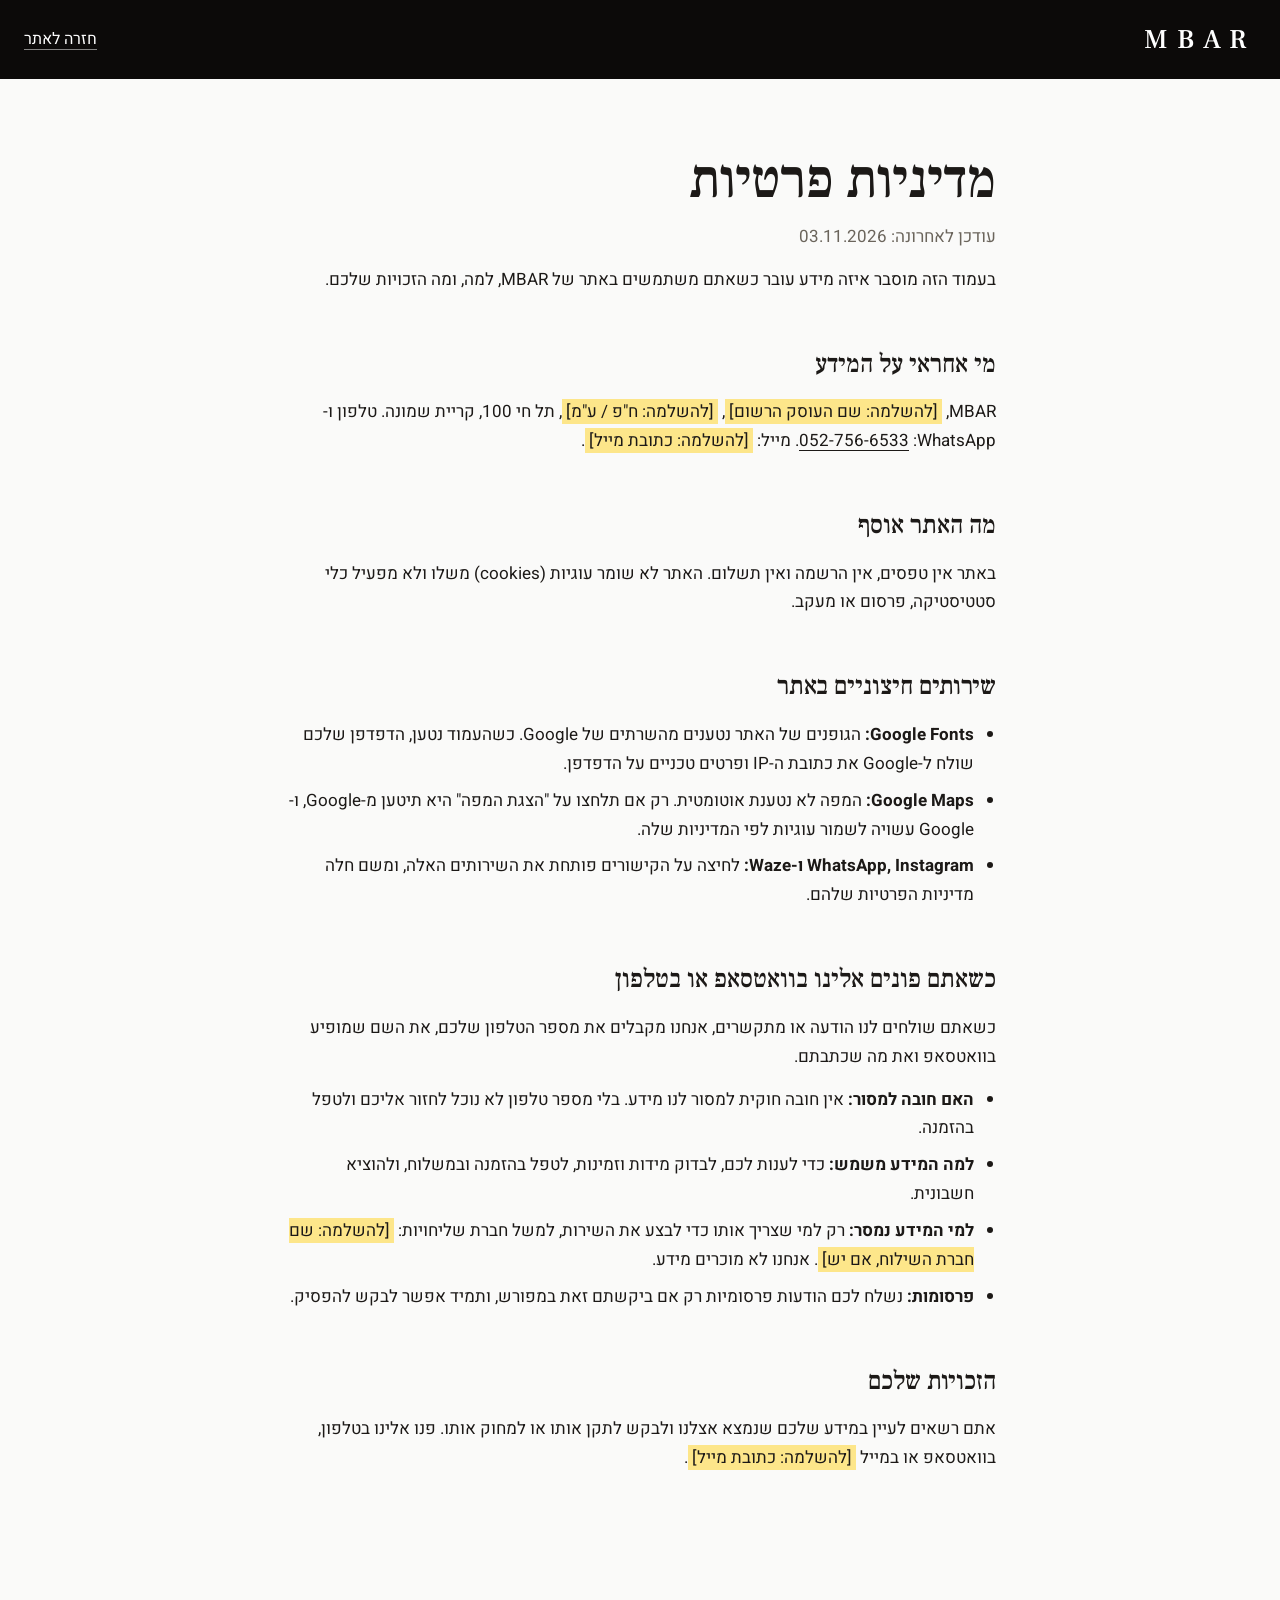
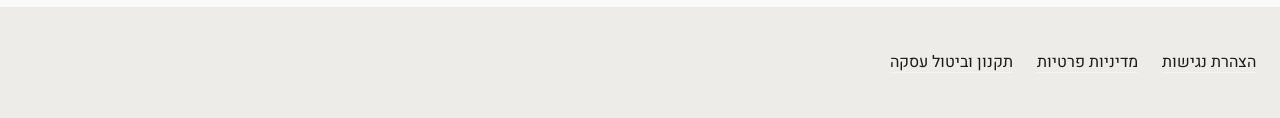
<file: privacy.html>
<!doctype html>
<html lang="he" dir="rtl">
<head>
  <meta charset="utf-8">
  <meta name="viewport" content="width=device-width, initial-scale=1">
  <title>מדיניות פרטיות | MBAR</title>
  <meta name="robots" content="noindex">
  <meta name="theme-color" content="#0c0a09">
  <link rel="preconnect" href="https://fonts.googleapis.com">
  <link rel="preconnect" href="https://fonts.gstatic.com" crossorigin>
  <link href="https://fonts.googleapis.com/css2?family=Frank+Ruhl+Libre:wght@300;400;500;700&family=Heebo:wght@300;400;500;700&display=swap" rel="stylesheet">
  <link rel="stylesheet" href="styles.css?v=7">
</head>
<body class="legal-page">
<a class="skip-link" href="#main">דלגו לתוכן</a>
<header class="legal-bar">
  <div class="container legal-bar__inner">
    <a href="index.html" class="logo" aria-label="MBAR – לדף הבית">MBAR</a>
    <a href="index.html" class="legal-bar__back">חזרה לאתר</a>
  </div>
</header>
<main id="main" class="legal container">
  <h1>מדיניות פרטיות</h1>
  <p class="legal__updated">עודכן לאחרונה: 03.11.2026</p>

  <p>בעמוד הזה מוסבר איזה מידע עובר כשאתם משתמשים באתר של MBAR, למה, ומה הזכויות שלכם.</p>

  <h2>מי אחראי על המידע</h2>
  <p>MBAR, <mark class="fill">[להשלמה: שם העוסק הרשום]</mark>, <mark class="fill">[להשלמה: ח"פ / ע"מ]</mark>, תל חי 100, קריית שמונה. טלפון ו-WhatsApp: <a href="tel:+972527566533" dir="ltr">052-756-6533</a>. מייל: <mark class="fill">[להשלמה: כתובת מייל]</mark>.</p>

  <h2>מה האתר אוסף</h2>
  <p>באתר אין טפסים, אין הרשמה ואין תשלום. האתר לא שומר עוגיות (cookies) משלו ולא מפעיל כלי סטטיסטיקה, פרסום או מעקב.</p>

  <h2>שירותים חיצוניים באתר</h2>
  <ul>
    <li><strong>Google Fonts:</strong> הגופנים של האתר נטענים מהשרתים של Google. כשהעמוד נטען, הדפדפן שלכם שולח ל-Google את כתובת ה-IP ופרטים טכניים על הדפדפן.</li>
    <li><strong>Google Maps:</strong> המפה לא נטענת אוטומטית. רק אם תלחצו על "הצגת המפה" היא תיטען מ-Google, ו-Google עשויה לשמור עוגיות לפי המדיניות שלה.</li>
    <li><strong>WhatsApp, Instagram ו-Waze:</strong> לחיצה על הקישורים פותחת את השירותים האלה, ומשם חלה מדיניות הפרטיות שלהם.</li>
  </ul>

  <h2>כשאתם פונים אלינו בוואטסאפ או בטלפון</h2>
  <p>כשאתם שולחים לנו הודעה או מתקשרים, אנחנו מקבלים את מספר הטלפון שלכם, את השם שמופיע בוואטסאפ ואת מה שכתבתם.</p>
  <ul>
    <li><strong>האם חובה למסור:</strong> אין חובה חוקית למסור לנו מידע. בלי מספר טלפון לא נוכל לחזור אליכם ולטפל בהזמנה.</li>
    <li><strong>למה המידע משמש:</strong> כדי לענות לכם, לבדוק מידות וזמינות, לטפל בהזמנה ובמשלוח, ולהוציא חשבונית.</li>
    <li><strong>למי המידע נמסר:</strong> רק למי שצריך אותו כדי לבצע את השירות, למשל חברת שליחויות: <mark class="fill">[להשלמה: שם חברת השילוח, אם יש]</mark>. אנחנו לא מוכרים מידע.</li>
    <li><strong>פרסומות:</strong> נשלח לכם הודעות פרסומיות רק אם ביקשתם זאת במפורש, ותמיד אפשר לבקש להפסיק.</li>
  </ul>

  <h2>הזכויות שלכם</h2>
  <p>אתם רשאים לעיין במידע שלכם שנמצא אצלנו ולבקש לתקן אותו או למחוק אותו. פנו אלינו בטלפון, בוואטסאפ או במייל <mark class="fill">[להשלמה: כתובת מייל]</mark>.</p>

</main>
<footer class="legal-foot">
  <div class="container">
    <ul class="footer__legal">
      <li><a href="accessibility.html">הצהרת נגישות</a></li>
      <li><a href="privacy.html">מדיניות פרטיות</a></li>
      <li><a href="terms.html">תקנון וביטול עסקה</a></li>
    </ul>
  </div>
</footer>
</body>
</html>
</file>
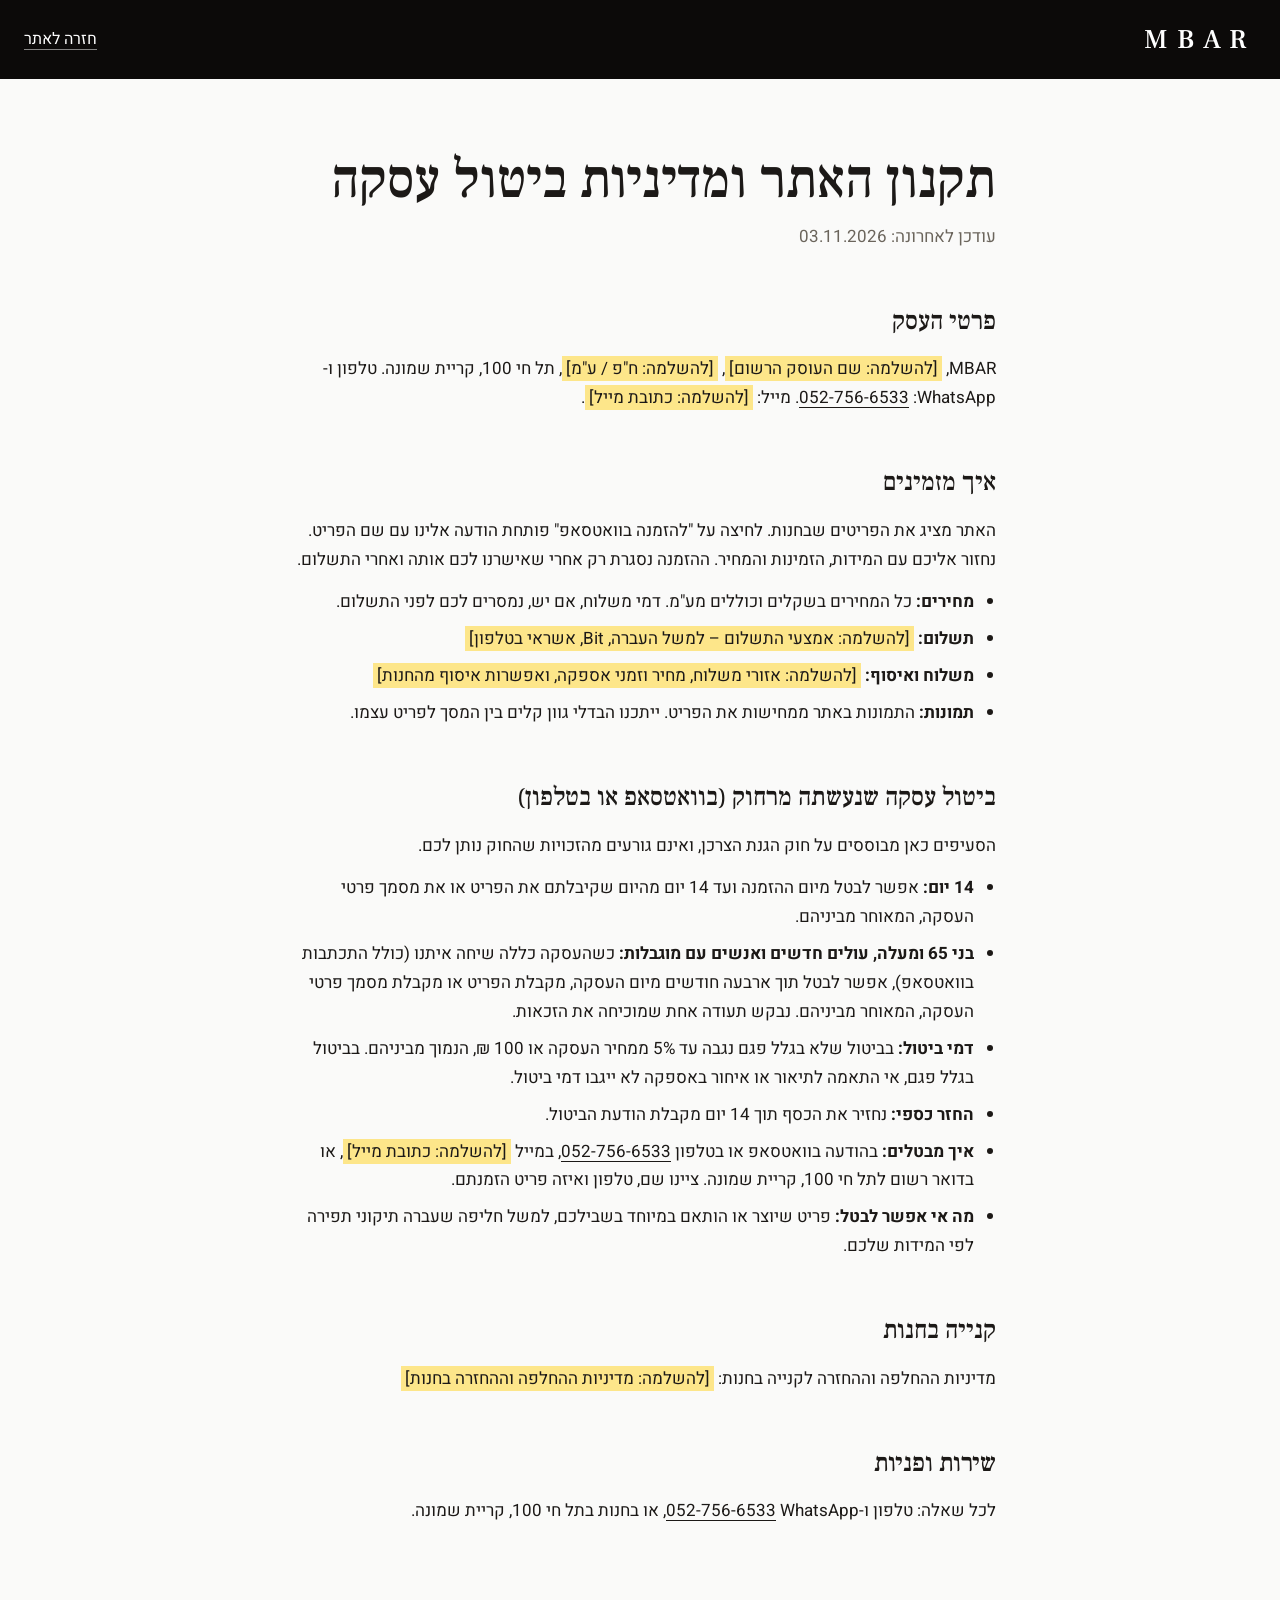
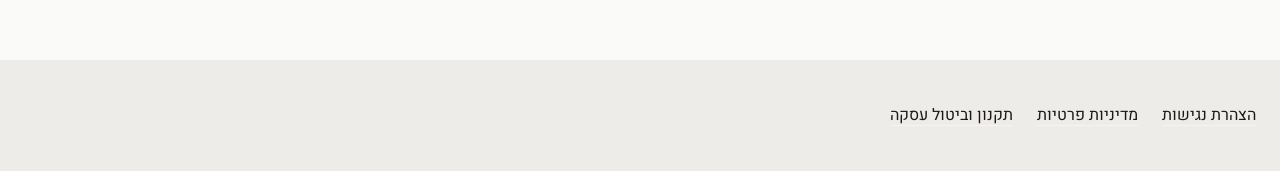
<file: terms.html>
<!doctype html>
<html lang="he" dir="rtl">
<head>
  <meta charset="utf-8">
  <meta name="viewport" content="width=device-width, initial-scale=1">
  <title>תקנון האתר ומדיניות ביטול עסקה | MBAR</title>
  <meta name="robots" content="noindex">
  <meta name="theme-color" content="#0c0a09">
  <link rel="preconnect" href="https://fonts.googleapis.com">
  <link rel="preconnect" href="https://fonts.gstatic.com" crossorigin>
  <link href="https://fonts.googleapis.com/css2?family=Frank+Ruhl+Libre:wght@300;400;500;700&family=Heebo:wght@300;400;500;700&display=swap" rel="stylesheet">
  <link rel="stylesheet" href="styles.css?v=7">
</head>
<body class="legal-page">
<a class="skip-link" href="#main">דלגו לתוכן</a>
<header class="legal-bar">
  <div class="container legal-bar__inner">
    <a href="index.html" class="logo" aria-label="MBAR – לדף הבית">MBAR</a>
    <a href="index.html" class="legal-bar__back">חזרה לאתר</a>
  </div>
</header>
<main id="main" class="legal container">
  <h1>תקנון האתר ומדיניות ביטול עסקה</h1>
  <p class="legal__updated">עודכן לאחרונה: 03.11.2026</p>

  <h2>פרטי העסק</h2>
  <p>MBAR, <mark class="fill">[להשלמה: שם העוסק הרשום]</mark>, <mark class="fill">[להשלמה: ח"פ / ע"מ]</mark>, תל חי 100, קריית שמונה. טלפון ו-WhatsApp: <a href="tel:+972527566533" dir="ltr">052-756-6533</a>. מייל: <mark class="fill">[להשלמה: כתובת מייל]</mark>.</p>

  <h2>איך מזמינים</h2>
  <p>האתר מציג את הפריטים שבחנות. לחיצה על "להזמנה בוואטסאפ" פותחת הודעה אלינו עם שם הפריט. נחזור אליכם עם המידות, הזמינות והמחיר. ההזמנה נסגרת רק אחרי שאישרנו לכם אותה ואחרי התשלום.</p>
  <ul>
    <li><strong>מחירים:</strong> כל המחירים בשקלים וכוללים מע"מ. דמי משלוח, אם יש, נמסרים לכם לפני התשלום.</li>
    <li><strong>תשלום:</strong> <mark class="fill">[להשלמה: אמצעי התשלום – למשל העברה, Bit, אשראי בטלפון]</mark></li>
    <li><strong>משלוח ואיסוף:</strong> <mark class="fill">[להשלמה: אזורי משלוח, מחיר וזמני אספקה, ואפשרות איסוף מהחנות]</mark></li>
    <li><strong>תמונות:</strong> התמונות באתר ממחישות את הפריט. ייתכנו הבדלי גוון קלים בין המסך לפריט עצמו.</li>
  </ul>

  <h2>ביטול עסקה שנעשתה מרחוק (בוואטסאפ או בטלפון)</h2>
  <p>הסעיפים כאן מבוססים על חוק הגנת הצרכן, ואינם גורעים מהזכויות שהחוק נותן לכם.</p>
  <ul>
    <li><strong>14 יום:</strong> אפשר לבטל מיום ההזמנה ועד 14 יום מהיום שקיבלתם את הפריט או את מסמך פרטי העסקה, המאוחר מביניהם.</li>
    <li><strong>בני 65 ומעלה, עולים חדשים ואנשים עם מוגבלות:</strong> כשהעסקה כללה שיחה איתנו (כולל התכתבות בוואטסאפ), אפשר לבטל תוך ארבעה חודשים מיום העסקה, מקבלת הפריט או מקבלת מסמך פרטי העסקה, המאוחר מביניהם. נבקש תעודה אחת שמוכיחה את הזכאות.</li>
    <li><strong>דמי ביטול:</strong> בביטול שלא בגלל פגם נגבה עד 5% ממחיר העסקה או 100 ₪, הנמוך מביניהם. בביטול בגלל פגם, אי התאמה לתיאור או איחור באספקה לא ייגבו דמי ביטול.</li>
    <li><strong>החזר כספי:</strong> נחזיר את הכסף תוך 14 יום מקבלת הודעת הביטול.</li>
    <li><strong>איך מבטלים:</strong> בהודעה בוואטסאפ או בטלפון <a href="tel:+972527566533" dir="ltr">052-756-6533</a>, במייל <mark class="fill">[להשלמה: כתובת מייל]</mark>, או בדואר רשום לתל חי 100, קריית שמונה. ציינו שם, טלפון ואיזה פריט הזמנתם.</li>
    <li><strong>מה אי אפשר לבטל:</strong> פריט שיוצר או הותאם במיוחד בשבילכם, למשל חליפה שעברה תיקוני תפירה לפי המידות שלכם.</li>
  </ul>

  <h2>קנייה בחנות</h2>
  <p>מדיניות ההחלפה וההחזרה לקנייה בחנות: <mark class="fill">[להשלמה: מדיניות ההחלפה וההחזרה בחנות]</mark></p>

  <h2>שירות ופניות</h2>
  <p>לכל שאלה: טלפון ו-WhatsApp <a href="tel:+972527566533" dir="ltr">052-756-6533</a>, או בחנות בתל חי 100, קריית שמונה.</p>

</main>
<footer class="legal-foot">
  <div class="container">
    <ul class="footer__legal">
      <li><a href="accessibility.html">הצהרת נגישות</a></li>
      <li><a href="privacy.html">מדיניות פרטיות</a></li>
      <li><a href="terms.html">תקנון וביטול עסקה</a></li>
    </ul>
  </div>
</footer>
</body>
</html>
</file>
<file: styles.css>
/* Design system: UI UX Pro Max – "E-commerce Luxury" + Exaggerated Minimalism.
   Monochrome stone palette, a single gold accent, Frank Ruhl Libre display + Heebo body. */
:root {
  --black: #0c0a09;
  --ink: #1c1917;
  --ink-2: #44403c;
  --stone: #eeece9;
  --paper: #fafaf9;
  --sand: #d6d3d1;
  --white: #ffffff;
  --muted: #6b655c;          /* 5.3:1 on white, 4.8:1 on stone */
  --muted-dark: #a8a29e;     /* on black */
  --gold: #c9a96a;           /* accent on dark */
  --gold-ink: #8a5a0a;       /* accent on light, 6:1 */
  --focus: #c9a96a;
  --radius: 4px;
  --max: 1280px;
  --ease: cubic-bezier(.2, .7, .2, 1);
  --serif: 'Frank Ruhl Libre', 'David Libre', Georgia, serif;
  --sans: 'Heebo', system-ui, sans-serif;
}

* { box-sizing: border-box; margin: 0; padding: 0; }
[hidden] { display: none !important; }
html { scroll-behavior: smooth; scroll-padding-top: 80px; }
body {
  font-family: var(--sans);
  font-size: 1rem;
  background: var(--paper);
  color: var(--ink);
  line-height: 1.7;
  -webkit-font-smoothing: antialiased;
}
body.no-scroll { overflow: hidden; }
img { display: block; max-width: 100%; height: auto; }
a { color: inherit; text-decoration: none; }
button, a { touch-action: manipulation; }
:focus-visible { outline: 2px solid var(--focus); outline-offset: 3px; }
.section--light :focus-visible, .shop :focus-visible, .section:not(.section--dark) :focus-visible { outline-color: var(--ink); }

.skip-link {
  position: absolute; top: -100px; right: 16px; z-index: 200;
  background: var(--white); color: var(--black); padding: 12px 20px; font-weight: 700;
}
.skip-link:focus { top: 16px; }

.container { width: 100%; max-width: var(--max); margin: 0 auto; padding: 0 24px; }
.center { text-align: center; margin-top: 48px; }

.icon { width: 1em; height: 1em; flex: none; }
.stars { display: inline-flex; gap: 3px; color: var(--gold); }
.stars svg { width: 16px; height: 16px; }

/* ---------- Header ---------- */
.header {
  position: fixed; inset: 0 0 auto 0; z-index: 50;
  padding: 22px 0;
  transition: padding .3s;
}
.header::before {
  content: ''; position: absolute; inset: 0; z-index: -1;
  background: rgba(12, 10, 9, .78);
  backdrop-filter: blur(16px) saturate(1.4);
  -webkit-backdrop-filter: blur(16px) saturate(1.4);
  opacity: 0; transition: opacity .3s;
}
/* backdrop-filter stays off .header itself: it would trap the fixed mobile menu inside the bar */
.header--scrolled { padding: 12px 0; padding-top: calc(12px + env(safe-area-inset-top)); }
.header--scrolled::before { opacity: 1; }
/* The hero carries the giant wordmark, so the small logo waits until the page scrolls */
.header .logo { transition: opacity .3s; }
.header:not(.header--scrolled) .logo { opacity: 0; }
.header__inner { display: flex; align-items: center; gap: 32px; }
.logo {
  font-family: var(--serif); font-weight: 500;
  font-size: 1.7rem; letter-spacing: .32em; line-height: 1;
  color: var(--white);
  direction: ltr;
  padding: 8px 0;
}
.nav { display: flex; gap: 30px; margin-inline-start: auto; }
.nav a {
  color: rgba(255,255,255,.82); font-weight: 400; font-size: .95rem;
  padding: 10px 0;
  text-decoration: underline 2px transparent; text-underline-offset: 8px;
  transition: color .2s, text-decoration-color .2s;
}
@media (hover:hover) and (pointer:fine){ .nav a:hover { color: var(--white); text-decoration-color: var(--gold); } }

.menu-toggle { display: none; background: none; border: 0; cursor: pointer; width: 44px; height: 44px; padding: 10px; }
.menu-toggle span { display: block; width: 24px; height: 1.5px; background: var(--white); margin: 6px 0; transition: transform .3s, opacity .2s; }
.menu-toggle--open span:nth-child(1) { transform: translateY(7.5px) rotate(45deg); }
.menu-toggle--open span:nth-child(2) { opacity: 0; }
.menu-toggle--open span:nth-child(3) { transform: translateY(-7.5px) rotate(-45deg); }

.header__ig { color: rgba(255,255,255,.82); display: grid; place-items: center; width: 44px; height: 44px; transition: color .2s; }
.header__ig svg { width: 20px; height: 20px; }
@media (hover:hover) and (pointer:fine){ .header__ig:hover { color: var(--gold); } }
.footer__ig { color: var(--gold); font-weight: 500; display: inline-flex; align-items: center; gap: 8px; padding: 10px 0; }
@media (hover:hover) and (pointer:fine){ .footer__ig:hover { text-decoration: underline; text-underline-offset: 4px; } }

/* ---------- Buttons ---------- */
.btn {
  display: inline-flex; align-items: center; justify-content: center; gap: 10px;
  min-height: 52px; padding: 0 34px; border-radius: var(--radius);
  font-weight: 500; font-size: .98rem; letter-spacing: .04em;
  border: 0; cursor: pointer;
  transition: background .2s, color .2s, transform .15s var(--ease);
}
.btn:active { transform: scale(.97); }
.btn svg { width: 18px; height: 18px; }
.btn--small { min-height: 44px; padding: 0 22px; font-size: .9rem; }
.btn--light { background: var(--white); color: var(--black); }
@media (hover:hover) and (pointer:fine){ .btn--light:hover { background: var(--gold); } }
.btn--dark { background: var(--ink); color: var(--white); }
@media (hover:hover) and (pointer:fine){ .btn--dark:hover { background: var(--ink-2); } }
.btn--ghost { background: rgba(255,255,255,.12); color: var(--white); }
@media (hover:hover) and (pointer:fine){ .btn--ghost:hover { background: var(--white); color: var(--black); } }
.btn--outline { background: var(--stone); color: var(--ink); }
@media (hover:hover) and (pointer:fine){ .btn--outline:hover { background: var(--ink); color: var(--white); } }

/* ---------- Hero ---------- */
.hero {
  position: relative; min-height: 100svh;
  display: flex; align-items: flex-end;
  color: var(--white); overflow: hidden; background: var(--black);
  padding: 120px 0 40px;
}
.hero__media { position: absolute; inset: 0; display: grid; grid-template-columns: repeat(3, 1fr); gap: 3px; }
.hero__panel { position: relative; overflow: hidden; animation: panelIn 1.4s var(--ease) both; }
.hero__panel:nth-child(2) { animation-delay: .15s; }
.hero__panel:nth-child(3) { animation-delay: .3s; }
.hero__panel img { width: 100%; height: 100%; object-fit: cover; animation: panelZoom 2.6s var(--ease) both; }
@keyframes panelIn { from { clip-path: inset(100% 0 0 0); } to { clip-path: inset(0); } }
@keyframes panelZoom { from { transform: scale(1.18); } to { transform: scale(1); } }
.hero__overlay {
  position: absolute; inset: 0;
  background: linear-gradient(to top, rgba(12,10,9,.9) 0%, rgba(12,10,9,.35) 45%, rgba(12,10,9,.1) 70%, rgba(12,10,9,.45) 100%); /* taste-skill-ignore: neutral scrim under text on a photo */
}
.hero__content { position: relative; }
.hero__brand {
  font-family: var(--serif); font-weight: 400;
  font-size: clamp(5.5rem, 25vw, 23rem); line-height: .78; letter-spacing: .06em;
  direction: ltr; text-align: center; margin: 0 -.03em 28px;
  animation: rise 1.2s var(--ease) .55s both;
}
.hero__bottom {
  display: flex; justify-content: space-between; align-items: flex-end; gap: 32px;
  animation: rise 1s var(--ease) .9s both;
}
.hero__text { max-width: 460px; font-size: 1.125rem; color: var(--white); }
.hero__actions { display: flex; align-items: center; gap: 28px; flex-wrap: wrap; }
.hero__link { padding: 12px 0; text-decoration: underline 2px rgba(255,255,255,.5); text-underline-offset: 6px; transition: color .2s, text-decoration-color .2s; }
@media (hover:hover) and (pointer:fine){ .hero__link:hover { color: var(--gold); text-decoration-color: var(--gold); } }
@keyframes heroFade { 0% { opacity: 0; } 4%, 33% { opacity: 1; } 38%, 100% { opacity: 0; } }
@keyframes heroDrift { from { transform: scale(1.12); } to { transform: scale(1); } }
@keyframes rise { from { opacity: 0; transform: translateY(40px); } to { opacity: 1; transform: none; } }
.sr-only { position: absolute; width: 1px; height: 1px; overflow: hidden; clip: rect(0 0 0 0); white-space: nowrap; }

/* ---------- Sections ---------- */
.section { padding: 160px 0; }
.section--dark { background: var(--black); color: var(--white); }
.section--light { background: var(--white); }
.section__head { margin-bottom: 56px; display: flex; justify-content: space-between; align-items: flex-end; gap: 48px; }
.section__lead { max-width: 440px; font-size: 1.125rem; }
.section--dark .section__lead { color: rgba(255,255,255,.85); }
.section__title {
  font-family: var(--serif);
  font-size: clamp(2.2rem, 5vw, 3.8rem); font-weight: 500; line-height: 1.1; letter-spacing: -.01em;
  text-wrap: balance;
}
.section__sub { color: var(--muted); margin-top: 8px; }

/* ---------- Collections ---------- */
.grid-collections {
  display: grid; gap: 16px;
  grid-template-columns: repeat(3, 1fr);
  grid-template-rows: repeat(3, auto);
}
.card {
  position: relative; border-radius: var(--radius); overflow: hidden;
  background: var(--white);
}
.card--tall { grid-row: span 3; min-height: 620px; background: var(--stone); }
.card--tall img {
  position: absolute; inset: 0; width: 100%; height: 100%; object-fit: cover;
  transition: transform 1s var(--ease);
}
@media (hover:hover) and (pointer:fine){ .card--tall:hover img { transform: scale(1.05); } }
.card--tall::after {
  content: ''; position: absolute; inset: 0;
  background: linear-gradient(to top, rgba(12,10,9,.85), transparent 55%); /* taste-skill-ignore: scrim under the label */
}
.card__label { position: absolute; bottom: 0; right: 0; left: 0; padding: 32px; color: var(--white); z-index: 1; }
.card h3 { font-family: var(--serif); font-size: 1.75rem; font-weight: 500; line-height: 1.2; margin: 6px 0; }
.card__label p { color: rgba(255,255,255,.82); }
.card__more { display: inline-flex; align-items: center; gap: 8px; margin-top: 14px; font-size: 1rem; color: var(--white); text-decoration: underline 2px var(--gold); text-underline-offset: 6px; }
.card--text {
  padding: 32px; display: flex; flex-direction: column; justify-content: flex-end;
  min-height: 190px; background: var(--stone);
  transition: background .2s;
}
@media (hover:hover) and (pointer:fine){ a.card--text:hover { background: var(--sand); } }
.card--text p { color: var(--ink-2); }
.card--dark { background: var(--ink); color: var(--white); }
@media (hover:hover) and (pointer:fine){ a.card--dark:hover { background: var(--ink-2); } }
.card--dark p { color: var(--muted-dark); }

/* ---------- Lookbook ---------- */
.lookbook { display: grid; gap: 16px; grid-template-columns: 1.4fr 1fr; grid-template-rows: 1fr 1fr; }
.lookbook__item { position: relative; overflow: hidden; border-radius: var(--radius); min-height: 290px; background: #1c1917; }
.lookbook__item--big { grid-row: span 2; min-height: 620px; }
.lookbook__item img { position: absolute; inset: 0; width: 100%; height: 100%; object-fit: cover; transition: transform 1s var(--ease), filter .6s; filter: grayscale(.25); }
@media (hover:hover) and (pointer:fine){ .lookbook__item:hover img { transform: scale(1.04); filter: none; } }
.lookbook__item figcaption {
  position: absolute; bottom: 16px; right: 16px;
  background: var(--black); color: var(--white);
  padding: 8px 16px; font-size: .9rem;
}
.lookbook__more { text-align: center; margin-top: 48px; color: rgba(255,255,255,.72); }
.lookbook__more a { color: var(--gold); font-weight: 500; text-decoration: underline; text-underline-offset: 4px; text-decoration-thickness: 1px; }

/* ---------- About ---------- */
.about { display: grid; grid-template-columns: 1fr 1fr; gap: 80px; align-items: center; }
.about__media { border-radius: var(--radius); overflow: hidden; aspect-ratio: 4/5; background: var(--stone); }
.about__media img { width: 100%; height: 100%; object-fit: cover; }
.about__text .section__title { margin-bottom: 24px; }
.about__text p { font-size: 1.08rem; color: var(--ink-2); margin-bottom: 16px; max-width: 60ch; }
.features { list-style: none; display: grid; grid-template-columns: repeat(3, 1fr); gap: 24px; margin-top: 40px; }
.features li { display: flex; flex-direction: column; gap: 2px; }
.features strong { font-family: var(--serif); font-size: 1.15rem; font-weight: 500; }
.features span { font-size: .95rem; color: var(--ink-2); line-height: 1.5; }

/* ---------- Reviews ---------- */
.rating { display: grid; grid-template-columns: auto 1fr; gap: 24px 64px; align-items: center; }
.rating__score { text-align: right; font-family: var(--serif); font-size: clamp(6rem, 16vw, 13rem); font-weight: 400; line-height: .85; direction: ltr; }
.rating .stars { color: var(--gold-ink); margin-bottom: 16px; }
.rating .stars svg { width: 26px; height: 26px; }
.rating__body .section__title { margin-bottom: 16px; }
.rating__body p { font-size: 1.125rem; max-width: 520px; margin-bottom: 28px; }

/* ---------- Visit ---------- */
.visit { display: grid; grid-template-columns: 1fr 1.1fr; gap: 72px; align-items: stretch; }
.visit .section__title { margin-bottom: 32px; }
.info-list { list-style: none; margin-bottom: 40px; }
.info-list { display: grid; gap: 4px; }
.info-list li { display: grid; grid-template-columns: 100px 1fr; gap: 16px; padding: 16px 20px; background: rgba(255,255,255,.06); }
.info-list__label { color: var(--gold); font-weight: 500; font-size: .9rem; letter-spacing: .04em; }
.info-list a { transition: color .2s; }
@media (hover:hover) and (pointer:fine){ .info-list a:hover { color: var(--gold); } }
.info-list a[dir="ltr"] { text-align: right; }
.visit__actions { display: flex; gap: 12px; flex-wrap: wrap; }
.visit__map { position: relative; border-radius: var(--radius); overflow: hidden; min-height: 440px; background: #1c1917; }
/* The map loads only on request, so no data goes to Google until the visitor asks for it */
.map-load {
  position: absolute; inset: 0; width: 100%; border: 0; cursor: pointer; color: var(--white); font: inherit;
  background: #1c1917 url('images/store.jpg') center 35% / cover;
  display: flex; flex-direction: column; align-items: center; justify-content: center; gap: 10px;
}
.map-load::before { content: ''; position: absolute; inset: 0; background: rgba(12,10,9,.62); transition: background .2s; }
@media (hover:hover) and (pointer:fine){ .map-load:hover::before { background: rgba(12,10,9,.5); } }
.map-load > * { position: relative; }
.map-load__title { font-family: var(--serif); font-size: 1.75rem; }
.map-load__note { font-size: .95rem; color: rgba(255,255,255,.85); }
.visit__map iframe { width: 100%; height: 100%; min-height: 440px; border: 0; filter: grayscale(1) invert(.92) contrast(.9); }

/* ---------- Footer ---------- */
.footer { background: var(--black); color: rgba(255,255,255,.85); padding: 120px 0 32px; }
.footer__brand { font-family: var(--serif); font-weight: 400; font-size: clamp(5rem, 24vw, 22rem); line-height: .8; letter-spacing: .06em; text-align: center; direction: ltr; color: var(--white); margin-bottom: 56px; }
.footer__row { display: flex; justify-content: space-between; align-items: flex-end; gap: 32px; flex-wrap: wrap; }
.footer__details { font-style: normal; display: grid; gap: 4px; }
@media (hover:hover) and (pointer:fine){ .footer__details a:hover, .footer__legal a:hover { color: var(--gold); } }
.footer__legal { display: flex; flex-wrap: wrap; gap: 4px 24px; list-style: none; }
.footer__legal a { display: inline-block; padding: 10px 0; text-decoration: underline 1px rgba(255,255,255,.4); text-underline-offset: 5px; }
.footer__copy { margin-top: 40px; font-size: .9rem; color: var(--muted-dark); }

/* ---------- WhatsApp float ---------- */
.wa-float {
  position: fixed; left: 22px; bottom: max(22px, env(safe-area-inset-bottom)); z-index: 60;
  width: 56px; height: 56px; border-radius: 50%;
  background: #25d366; color: var(--white);
  display: grid; place-items: center;
  box-shadow: 0 10px 30px -8px rgba(0,0,0,.45); /* taste-skill-ignore: floats over the page */
  transition: transform .2s var(--ease), opacity .3s, visibility .3s;
}
.wa-float--hidden { opacity: 0; visibility: hidden; transform: translateY(12px); }
@media (hover:hover) and (pointer:fine){ .wa-float:hover { transform: scale(1.06); } }

/* ---------- Reveal ---------- */
.reveal { opacity: 0; transform: translateY(24px); transition: opacity .6s var(--ease), transform .6s var(--ease); }
.reveal--in { opacity: 1; transform: none; }
.no-js .reveal { opacity: 1; transform: none; }
@media (prefers-reduced-motion: reduce) {
  html { scroll-behavior: auto; }
  .reveal { opacity: 1; transform: none; transition: none; }
  .hero__panel, .hero__panel img, .hero__brand, .hero__bottom { animation: none; }
  *, *::before, *::after { transition-duration: .01ms !important; }
}

/* ---------- Catalog ---------- */
.shop { background: var(--white); padding: 128px 0 136px; }
.shop__head { display: flex; align-items: flex-end; gap: 48px; margin-bottom: 40px; }
.shop__title { font-family: var(--serif); font-size: clamp(3rem, 7vw, 5.5rem); font-weight: 500; line-height: 1; letter-spacing: -.02em; }
.shop__note { max-width: 420px; font-size: 1.125rem; }
.shop__bar {
  position: sticky; top: 68px; z-index: 20;
  background: var(--white);
  margin-bottom: 32px;
}
.shop__count { color: var(--muted); font-size: .95rem; margin-bottom: 16px; }
.filters { display: flex; flex-wrap: wrap; gap: 8px; padding: 12px 0; }
.filter {
  flex: none; font: inherit; font-size: .92rem; font-weight: 500; cursor: pointer; white-space: nowrap;
  background: var(--stone); border: 0; border-radius: 999px; color: var(--ink);
  min-height: 44px; padding: 0 20px; transition: background .2s, color .2s, transform .15s var(--ease);
}
@media (hover:hover) and (pointer:fine){ .filter:hover { background: var(--sand); } }
.filter:active { transform: scale(.96); }
.filter[aria-pressed="true"] { background: var(--ink); color: var(--white); }
#catalogGrid { scroll-margin-top: 150px; }

.catalog { display: grid; grid-template-columns: repeat(4, 1fr); gap: 48px 8px; }
.catalog__empty { grid-column: 1 / -1; text-align: center; color: var(--muted); padding: 40px 0; }
.product__media { position: relative; aspect-ratio: 3/4; overflow: hidden; background: var(--stone); }
.product__zoom { border: 0; padding: 0; width: 100%; height: 100%; cursor: zoom-in; display: block; background: none; }
.product__zoom img { width: 100%; height: 100%; object-fit: cover; transition: transform 1s var(--ease); }
@media (hover:hover) and (pointer:fine){ .product:hover .product__zoom img { transform: scale(1.04); } }
.product__badge {
  position: absolute; top: 12px; right: 12px;
  font-size: .72rem; font-weight: 700; letter-spacing: .2em;
  background: var(--white); color: var(--black); padding: 4px 10px;
}
.product__quick {
  position: absolute; right: 10px; left: 10px; bottom: 10px;
  display: flex; align-items: center; justify-content: center; gap: 8px;
  min-height: 46px;
  background: var(--white);
  color: var(--black); font-size: .9rem; font-weight: 500;
  opacity: 0; transform: translateY(8px); transition: opacity .25s, transform .25s var(--ease), background .2s, color .2s;
}
@media (hover:hover) and (pointer:fine){ .product:hover .product__quick, .product__quick:focus-visible { opacity: 1; transform: none; } }
@media (hover:hover) and (pointer:fine){ .product__quick:hover { background: var(--black); color: var(--white); } }
@media (hover: none) {
  .product__quick { opacity: 1; transform: none; }
}
.product { cursor: pointer; }
.product__body { padding: 16px 4px 0; }
.product h3 { font-size: 1rem; font-weight: 500; line-height: 1.4; }
.product__meta { color: var(--muted); font-size: .9rem; }

.lightbox {
  position: fixed; inset: 0; z-index: 100;
  background: rgba(12,10,9,.9); display: grid; place-items: center; padding: 24px;
}
.lightbox[hidden] { display: none; }
.lightbox__inner {
  background: var(--white); border-radius: var(--radius); overflow: hidden;
  position: relative; display: grid; grid-template-columns: minmax(0, 1fr) 320px; max-width: 940px; width: 100%; max-height: 90vh;
}
.lightbox__inner img { width: 100%; height: 100%; max-height: 90vh; object-fit: contain; background: var(--stone); }
.lightbox__inner figcaption { padding: 36px; display: flex; flex-direction: column; justify-content: center; gap: 12px; }
.lightbox__inner h3 { font-family: var(--serif); font-size: 1.7rem; font-weight: 500; line-height: 1.25; }
.lightbox__inner p { color: var(--muted); }
.lightbox__close {
  position: absolute; top: 14px; left: 14px; z-index: 1; width: 48px; height: 48px; border-radius: 50%;
  border: 0; background: var(--white); box-shadow: 0 2px 10px rgba(0,0,0,.15); color: var(--black); cursor: pointer; /* taste-skill-ignore: inside the dialog */
  display: grid; place-items: center;
}
.lightbox__close svg { width: 20px; height: 20px; }

/* ---------- Responsive ---------- */
@media (max-width: 960px) {
  .grid-collections { grid-template-columns: 1fr 1fr; grid-template-rows: none; }
  .card--tall { grid-row: auto; min-height: 480px; }
  .card--text:last-child { grid-column: span 2; }
  .about, .visit { grid-template-columns: 1fr; gap: 48px; }
  .about__media { aspect-ratio: 16/10; }
  .catalog { grid-template-columns: repeat(3, 1fr); }
  .shop__head { flex-direction: column; align-items: flex-start; gap: 14px; }
}

@media (max-width: 760px) {
  .container { padding: 0 16px; }
  .header__cta, .header__ig { display: none; }
  .menu-toggle { display: block; margin-inline-start: auto; position: relative; z-index: 2; }
  .nav {
    position: fixed; inset: 0; background: var(--black);
    flex-direction: column; justify-content: center; align-items: center; gap: 14px;
    opacity: 0; visibility: hidden; transition: opacity .3s, visibility .3s;
  }
  .nav a { font-family: var(--serif); font-size: 1.9rem; font-weight: 500; }
  .nav--open { opacity: 1; visibility: visible; }
  .hero { padding-bottom: 28px; }
  /* Phones: one look at a time, cross-fading */
  .hero__media { display: block; }
  .hero__panel { position: absolute; inset: 0; opacity: 0; animation: heroFade 15s linear infinite; }
  .hero__panel:nth-child(2) { animation-delay: 5s; }
  .hero__panel:nth-child(3) { animation-delay: 10s; }
  .hero__panel img { animation: heroDrift 15s linear infinite; animation-delay: inherit; }
  .hero__brand { margin-bottom: 18px; }
  .hero__bottom { flex-direction: column; align-items: stretch; gap: 20px; padding-top: 18px; }
  .hero__text { font-size: .98rem; }
  .hero__actions { justify-content: space-between; }
  .hero__actions .btn { flex: 1; }
  .section, .shop { padding: 88px 0; }
  .section__head { margin-bottom: 44px; }
  .grid-collections { grid-template-columns: 1fr; }
  .card--tall { min-height: 440px; }
  .card--text:last-child { grid-column: auto; }
  .lookbook { grid-template-columns: 1fr; grid-template-rows: none; }
  .lookbook__item--big { grid-row: auto; min-height: 480px; }
  .lookbook__item { min-height: 340px; }
  .features { grid-template-columns: 1fr; }
  .section__head, .shop__head { flex-direction: column; align-items: flex-start; gap: 16px; }
  .rating { grid-template-columns: 1fr; gap: 8px; }
  .footer { padding-top: 88px; }
  .footer__row { flex-direction: column; align-items: flex-start; }
  .visit__map, .visit__map iframe { min-height: 320px; }
  .shop__bar { top: 60px; }
  .shop__bar .container { padding: 0; }
  .filters { padding: 10px 16px; gap: 6px; }
  .filter { padding: 0 16px; }
  .catalog { grid-template-columns: repeat(2, 1fr); gap: 28px 4px; margin: 0 -16px; }
  .product__body { padding: 10px 16px 0; }
  .product h3 { font-size: .95rem; }
  /* On phones the whole card opens the item sheet, which holds the WhatsApp button */
  .product__quick { display: none; }
  .lightbox { padding: 0; place-items: end stretch; }
  .lightbox__inner { grid-template-columns: 1fr; overflow-y: auto; max-height: 92vh; border-radius: 16px 16px 0 0; }
  .lightbox__inner img { max-height: 58vh; }
  .lightbox__inner figcaption { padding: 20px 20px calc(20px + env(safe-area-inset-bottom)); }
  .lightbox__inner .btn { width: 100%; }
}

@media (prefers-reduced-motion: reduce) {
  .hero__panel, .hero__panel img { animation: none !important; }
  .hero__panel:first-child { opacity: 1; }
}

/* ---------- Legal pages ---------- */
.legal-page { background: var(--paper); }
.legal-bar { background: var(--black); padding: 14px 0; }
.legal-bar__inner { display: flex; align-items: center; justify-content: space-between; gap: 24px; }
.legal-bar__back { color: var(--white); padding: 12px 0; text-decoration: underline 1px rgba(255,255,255,.5); text-underline-offset: 5px; }
.legal { max-width: 760px; padding-top: 72px; padding-bottom: 120px; }
.legal h1 { font-family: var(--serif); font-size: clamp(2.2rem, 5vw, 3.4rem); font-weight: 500; line-height: 1.1; margin-bottom: 12px; }
.legal h2 { font-family: var(--serif); font-size: 1.6rem; font-weight: 500; margin: 48px 0 12px; }
.legal p, .legal li { font-size: 1.0625rem; }
.legal p { margin-bottom: 14px; }
.legal ul { padding-inline-start: 22px; display: grid; gap: 8px; }
.legal a { text-decoration: underline; text-underline-offset: 4px; }
.legal__updated { color: var(--muted); }
.fill { background: #fde68a; color: var(--ink); padding: 0 4px; }
.legal-foot { background: var(--stone); padding: 32px 0; }

/* mobile-native: no grey tap flash, no font inflation, press feedback, no scroll chaining */
html { -webkit-tap-highlight-color: transparent; -webkit-text-size-adjust: 100%; }
.btn, .filter, .wa-float, .nav a, .menu-toggle, #menuToggle { -webkit-user-select: none; user-select: none; -webkit-touch-callout: none; }
.btn:active, .filter:active, .product__quick:active { transform: scale(.97); }
.wa-float:active { transform: scale(.94); }
.lightbox, .lightbox__inner { overscroll-behavior: contain; }
.header { padding-top: env(safe-area-inset-top); }
/* tablet: keep nav on one line */
.nav a { white-space: nowrap; }
@media (min-width: 761px) and (max-width: 1040px) { .nav { gap: 18px; } .nav a { font-size: .88rem; } .header .container { gap: 14px; } }

/* Item sheet: colour, size, size chart */
.opt { border: 0; padding: 0; margin: 4px 0 0; min-width: 0; }
.opt legend { font-size: .9rem; font-weight: 500; margin-bottom: 8px; padding: 0; }
.opt legend span { color: var(--muted); font-weight: 400; }
.swatches, .sizes { display: flex; flex-wrap: wrap; gap: 8px; }
.swatch { width: 44px; height: 44px; border-radius: 50%; border: 1.5px solid transparent; background: none; padding: 4px; cursor: pointer; }
.swatch span { display: block; width: 100%; height: 100%; border-radius: 50%; box-shadow: inset 0 0 0 1px rgba(0,0,0,.18); }
.swatch[aria-pressed="true"] { border-color: var(--ink); }
.size { min-width: 48px; min-height: 44px; padding: 0 14px; border-radius: var(--radius); background: var(--stone); border: 0; font: inherit; cursor: pointer; }
.size[aria-pressed="true"] { background: var(--ink); color: var(--white); }
.sizechart summary { cursor: pointer; font-size: .9rem; text-decoration: underline; text-underline-offset: 4px; min-height: 44px; display: flex; align-items: center; }
.sizechart table { width: 100%; border-collapse: collapse; font-size: .88rem; margin-top: 4px; }
.sizechart th, .sizechart td { padding: 8px 10px; text-align: start; background: var(--stone); }
.sizechart tr + tr th, .sizechart tr + tr td { border-top: 2px solid var(--white); }
.sizechart__note { font-size: .82rem; margin-top: 8px; }
.hint { font-size: .88rem; min-height: 1.3em; margin-top: 4px; }
.btn[aria-disabled="true"] { background: #8b857f; color: var(--white); cursor: not-allowed; }
.lightbox__inner figcaption { justify-content: flex-start; overflow-y: auto; }
@media (max-width: 760px) {
  .lightbox__inner img { max-height: 40vh; }
  .lightbox__inner figcaption { overflow: visible; }
  .lightbox__inner .btn { position: sticky; bottom: calc(8px + env(safe-area-inset-bottom)); box-shadow: 0 0 0 8px var(--white); }
}

/* ================= Motion + phone layer ================= */
:root { --ease-out: cubic-bezier(0.23, 1, 0.32, 1); --ease-drawer: cubic-bezier(0.32, 0.72, 0, 1); }
::selection { background: var(--gold); color: var(--black); }
html { scrollbar-color: var(--ink-2) var(--black); caret-color: var(--gold-ink); }

/* One authored moment: the wordmark builds letter by letter */
.hero__brand { animation: none; }
.hero__brand .ch { display: inline-block; animation: chRise 1s var(--ease-out) calc(.3s + var(--i) * .09s) both; }
@keyframes chRise { from { opacity: 0; transform: translateY(.35em); filter: blur(10px); } to { opacity: 1; transform: none; filter: blur(0); } }

/* Catalogue cards rise in with the photo settling inside its frame */
.product { opacity: 0; transform: translateY(26px); transition: opacity .55s var(--ease-out) var(--d, 0ms), transform .55s var(--ease-out) var(--d, 0ms); }
.product--in { opacity: 1; transform: none; }
.product__zoom { overflow: hidden; }
.product:not(.product--in) .product__zoom img { transform: scale(1.12); }
.product__zoom img { transition: transform .9s var(--ease-out); }

/* Item sheet: slides up on phones, settles in on desktop */
.lightbox:not([hidden]) { animation: veil .25s ease-out; }
.lightbox:not([hidden]) .lightbox__inner { animation: sheetIn .32s var(--ease-drawer); }
@keyframes veil { from { opacity: 0; } }
@keyframes sheetIn { from { opacity: 0; transform: translateY(24px) scale(.97); } }
@media (max-width: 760px) { @keyframes sheetIn { from { transform: translateY(100%); } } }

/* Phone: quick-action dock for a local shop (WhatsApp, call, navigate) */
.dock { display: none; }
@media (max-width: 760px) {
  .wa-float { display: none; }
  body { padding-bottom: calc(68px + env(safe-area-inset-bottom)); }
  .dock {
    display: grid; grid-template-columns: 1.4fr 1fr 1fr; gap: 8px;
    position: fixed; z-index: 60; inset: auto 0 0 0;
    padding: 8px 12px calc(8px + env(safe-area-inset-bottom));
    background: rgba(12,10,9,.92); -webkit-backdrop-filter: blur(14px); backdrop-filter: blur(14px); /* taste-skill-ignore: phone action bar */
    transition: transform .35s var(--ease-out), opacity .25s;
  }
  .dock--hidden { transform: translateY(110%); opacity: 0; pointer-events: none; }
  .dock__item {
    display: flex; align-items: center; justify-content: center; gap: 8px; min-height: 48px;
    border-radius: 12px; background: rgba(255,255,255,.1); color: var(--white); font-size: .95rem; font-weight: 500;
    transition: transform .15s var(--ease-out), background .2s;
  }
  .dock__item svg { width: 20px; height: 20px; }
  .dock__item--wa { background: #1fa855; }
  .dock__item:active { transform: scale(.96); }
  .lightbox__inner .btn { bottom: calc(8px + env(safe-area-inset-bottom)); }
}
@media (prefers-reduced-motion: reduce) {
  .hero__brand .ch { animation: none; }
  .product { opacity: 1; transform: none; transition: none; }
  .product:not(.product--in) .product__zoom img { transform: none; }
  .lightbox:not([hidden]), .lightbox:not([hidden]) .lightbox__inner { animation: none; }
}
@media (max-width: 760px) { .shop { padding: 72px 0 88px; } .shop__head { margin-bottom: 24px; } .shop__note { font-size: 1rem; } }
</file>
